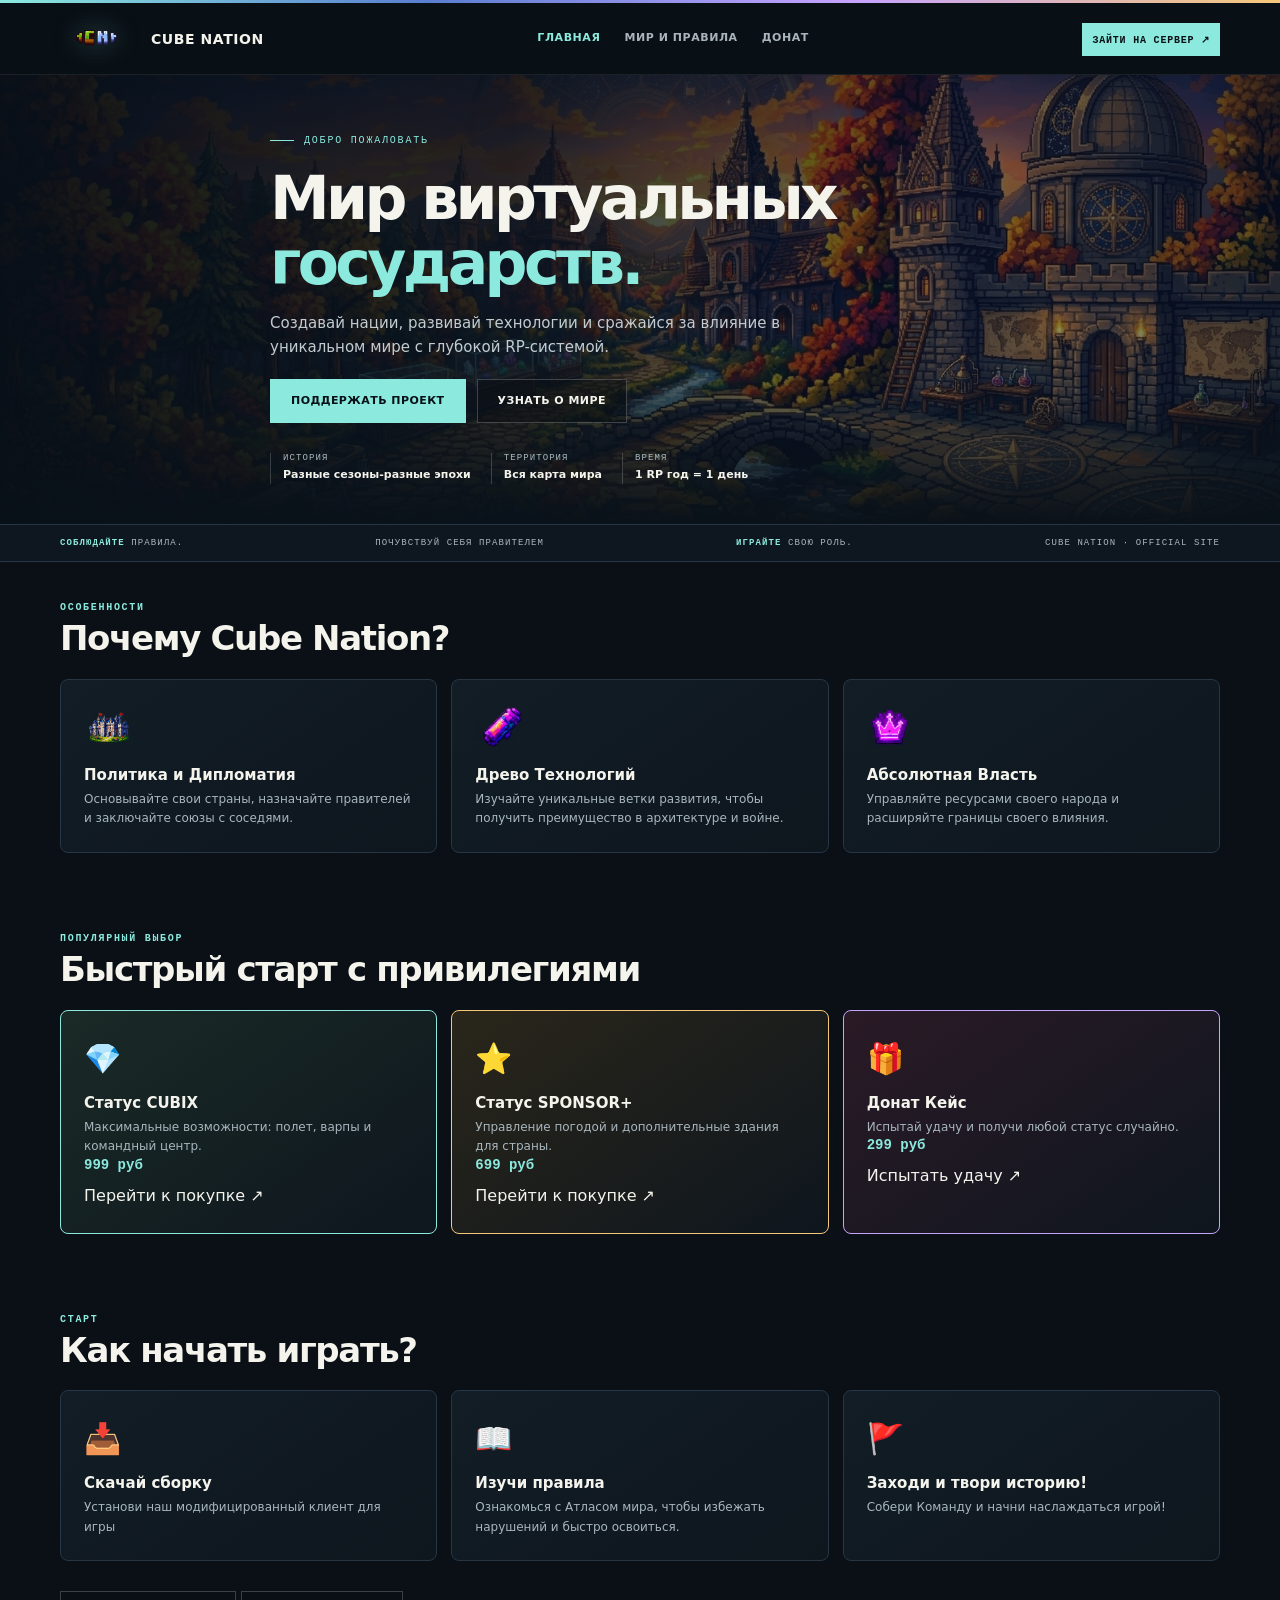
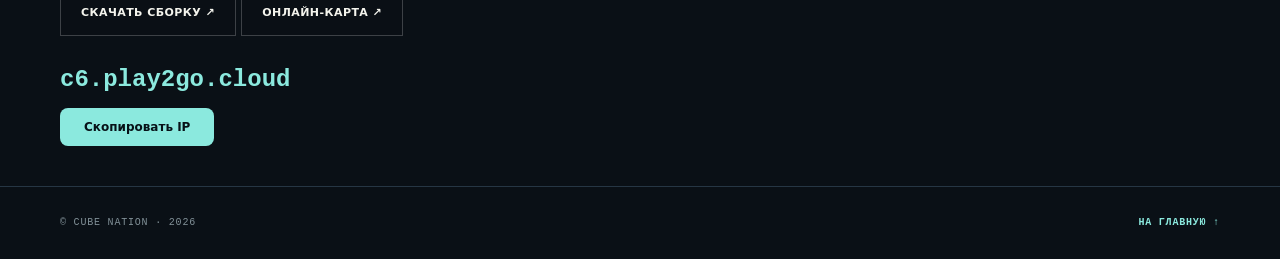
<file: index.html>
<!DOCTYPE html>
<html lang="ru">
<head>
    <meta charset="UTF-8">
    <meta name="viewport" content="width=device-width, initial-scale=1.0">
    <title>Cube Nation — Главная</title>
    <link rel="stylesheet" href="site.css">
</head>
<body class="home-page">
    <div class="topline"></div>
    <header class="header">
        <div class="wrap nav">
            <a class="brand" href="index.html">
                <img class="brand-mark" src="assets/logo_gold.png" alt="">
                <span>CUBE NATION</span>
            </a>
            <nav class="navlinks">
                <a class="current" href="index.html">Главная</a>
                <a href="world.html">Мир и правила</a>
                <a href="donate.html">Донат</a>
            </nav>
            <div class="server-box">
            <a style="padding-top: 12px;" class="nav-cta" href="#start">Зайти на сервер ↗</a>
        </div>
    </header>

    <section class="hero">
        <div class="hero-bg">
            <img src="assets/bg_main.png" alt="Main Background">
        </div>
        <div class="wrap hero-content">
            <div class="eyebrow">Добро пожаловать</div>
            <h1>Мир виртуальных<br><em>государств.</em></h1>
            <p>Создавай нации, развивай технологии и сражайся за влияние в уникальном мире с глубокой RP-системой.</p>
            <div class="actions">
                <a class="btn primary" href="donate.html">Поддержать проект</a>
                <a class="btn" href="world.html">Узнать о мире</a>
            </div>
            <div class="hero-meta">
                <div class="meta"><small>История</small><b>Разные сезоны-разные эпохи</b></div>
                <div class="meta"><small>Территория</small><b>Вся карта мира</b></div>
                <div class="meta"><small>Время</small><b>1 RP год = 1 день</b></div>
            </div>
        </div>
    </section>

    <div class="ticker">
        <div class="wrap">
            <span><strong>Соблюдайте</strong> правила.</span>
            <span>Почувствуй себя правителем</span>
            <span><strong>Играйте</strong> свою роль.</span>
            <span>Cube Nation · Official Site</span>
        </div>
    </div>


    <section class="section">
        <div class="wrap">
            <div class="section-head">
                <div>
                    <div class="section-kicker">Особенности</div>
                    <h2>Почему Cube Nation?</h2>
                </div>
            </div>
            <div class="feature-grid">
                <a class="feature" href="world.html">
                    <img src="assets/castle_icon.png" alt="">
                    <h3>Политика и Дипломатия</h3>
                    <p>Основывайте свои страны, назначайте правителей и заключайте союзы с соседями.</p>
                </a>
                <a class="feature" href="world.html">
                    <img src="assets/scroll_icon.png" alt="">
                    <h3>Древо Технологий</h3>
                    <p>Изучайте уникальные ветки развития, чтобы получить преимущество в архитектуре и войне.</p>
                </a>
                <a class="feature" href="world.html">
                    <img src="assets/crown_icon.png" alt="">
                    <h3>Абсолютная Власть</h3>
                    <p>Управляйте ресурсами своего народа и расширяйте границы своего влияния.</p>
                </a>
            </div>
        </div>
    </section>
    
    <section class="section">
        <div class="wrap">
    <div class="section-head">
                <div>
                    <div class="section-kicker">Популярный выбор</div>
                    <h2>Быстрый старт с привилегиями</h2>
                </div>
            </div>
            <div class="feature-grid">
                <a class="feature" href="donate.html#tiers" style="border-color: var(--cyan); background: linear-gradient(145deg, #1a2a26, #0e161e);">
                    <div class="emoji" style="font-size: 30px; margin-bottom: 10px;">💎</div>
                    <h3>Статус CUBIX</h3>
                    <p>Максимальные возможности: полет, варпы и командный центр.</p>
                    <div class="case-price" style="margin-bottom: 10px;">999 руб</div>
                    <span class="text-link">Перейти к покупке ↗</span>
                </a>
                <a class="feature" href="donate.html#tiers" style="border-color: var(--gold); background: linear-gradient(145deg, #2a261a, #0e161e);">
                    <div class="emoji" style="font-size: 30px; margin-bottom: 10px;">⭐</div>
                    <h3>Статус SPONSOR+</h3>
                    <p>Управление погодой и дополнительные здания для страны.</p>
                    <div class="case-price" style="margin-bottom: 10px;">699 руб</div>
                    <span class="text-link">Перейти к покупке ↗</span>
                </a>
                <a class="feature" href="donate.html#cases" style="border-color: var(--violet); background: linear-gradient(145deg, #2a1a26, #0e161e);">
                    <div class="emoji" style="font-size: 30px; margin-bottom: 10px;">🎁</div>
                    <h3>Донат Кейс</h3>
                    <p>Испытай удачу и получи любой статус случайно.</p>
                    <div class="case-price" style="margin-bottom: 10px;">299 руб</div>
                    <span class="text-link">Испытать удачу ↗</span>
                </a>
            </div>
        </div>
    </section>

    <section class="section">
        <div class="wrap">
            <div class="section-head">
                <div>
                    <div class="section-kicker">Старт</div>
                    <h2>Как начать играть?</h2>
                </div>
            </div>
            <div class="feature-grid">
                <div class="feature">
                    <a href="https://drive.google.com/file/d/16yOGEulPCULfH17jDnZ9B8iI1DKSP0wI/view">
                    <div class="emoji" style="font-size: 30px; margin-bottom: 10px;">📥</div>
                    <h3>Скачай сборку</h3>
                    <p>Установи наш модифицированный клиент для игры</p></a>
                </div>
                <div class="feature">
                    <a href="world.html">
                    <div class="emoji" style="font-size: 30px; margin-bottom: 10px;">📖</div>
                    <h3>Изучи правила</h3>
                    <p>Ознакомься с Атласом мира, чтобы избежать нарушений и быстро освоиться.</p>
                </div></a>
                <div class="feature">
                    <div class="emoji" style="font-size: 30px; margin-bottom: 10px;">🚩</div>
                    <h3>Заходи и твори историю!</h3>
                    <p>Собери Команду и начни наслаждаться игрой!</p>
                </div>
            </div>

            <div style="margin-top: 30px;" class="link-row" id="start">
                    <a class="btn" href="https://drive.google.com/file/d/16yOGEulPCULfH17jDnZ9B8iI1DKSP0wI/view?usp=drive_link" target="_blank" rel="noreferrer">Скачать сборку ↗</a>
                    <a class="btn" href="http://c6.play2go.cloud:20552/" target="_blank" rel="noreferrer">Онлайн-карта ↗</a>
                    <div style="margin-top: 30px;" class="server-ip">c6.play2go.cloud</div>
                        <button style="margin-top: 10px;" class="copy" data-copy-ip>Скопировать IP</button>
                    </div>
                </div>
        </div>
    </section>

    <footer class="footer">
        <div class="wrap">
            <span>© CUBE NATION · 2026</span>
            <a href="index.html">НА ГЛАВНУЮ ↑</a>
        </div>
    </footer>
     <script src="site.js"></script>
</body>
</html>
</file>
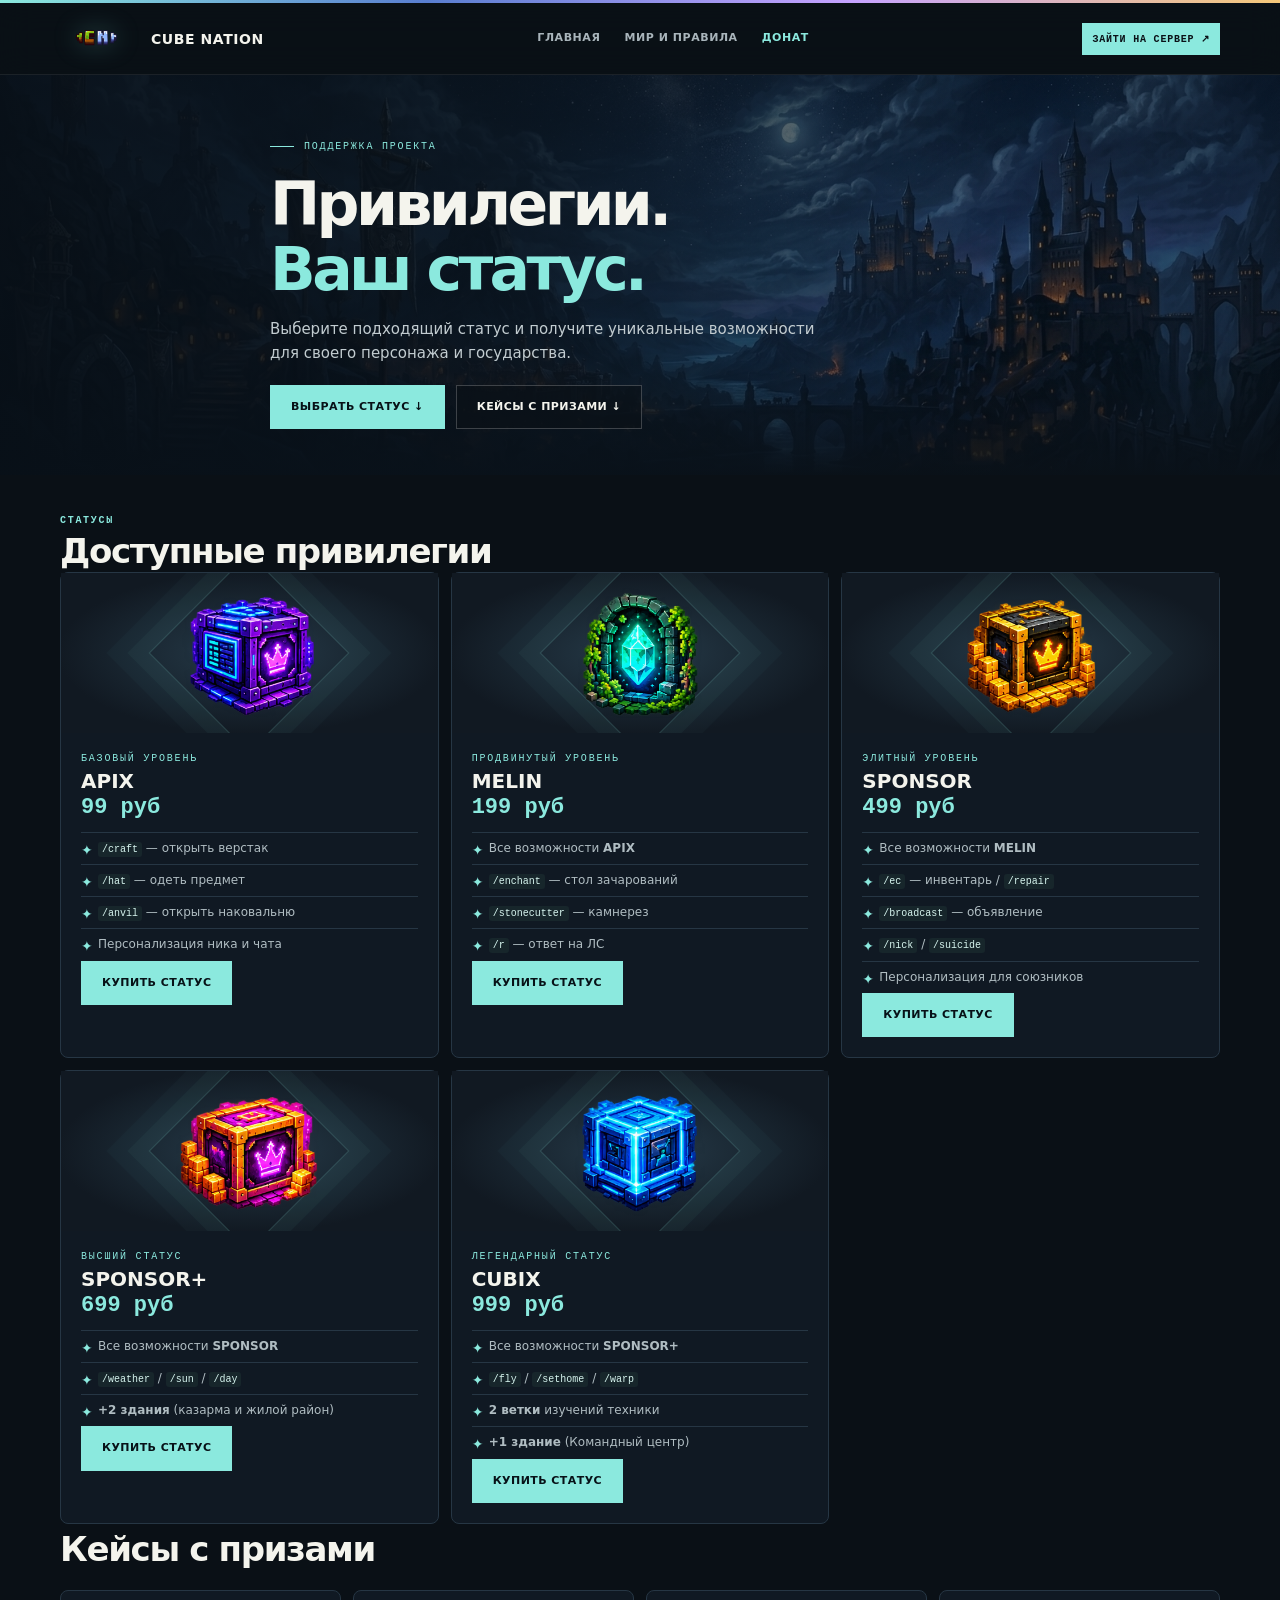
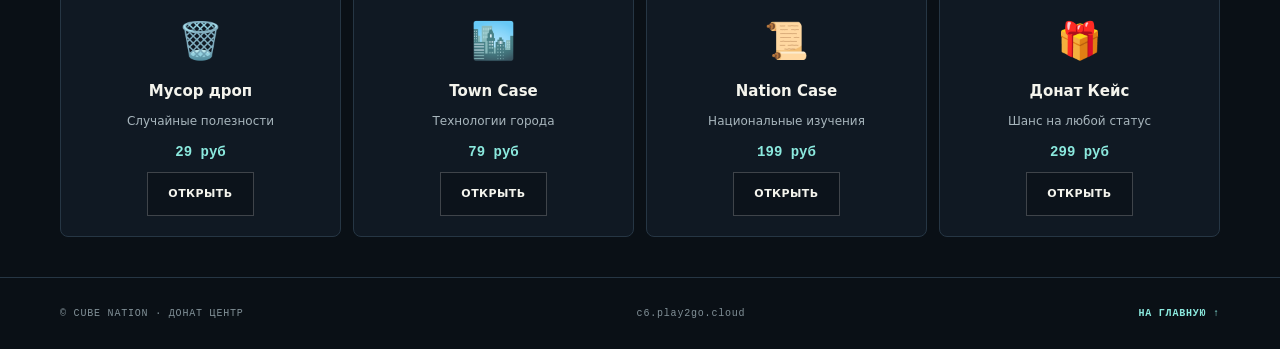
<file: donate.html>
<!DOCTYPE html>
<html lang="ru">
<head>
    <meta charset="UTF-8">
    <meta name="viewport" content="width=device-width, initial-scale=1.0">
    <title>Донат — Cube Nation</title>
    <link rel="stylesheet" href="site.css">
</head>
<body class="donate-page">
    <div class="topline"></div>
    <header class="header">
        <div class="wrap nav">
            <a class="brand" href="index.html">
                <img class="brand-mark" src="assets/logo_gold.png" alt="">
                <span>CUBE NATION</span>
            </a>
            <nav class="navlinks">
                <a href="index.html">Главная</a>
                <a href="world.html">Мир и правила</a>
                <a class="current" href="donate.html">Донат</a>
            </nav>
            <a style="padding-top: 10px;" class="nav-cta" href="index.html#start">Зайти на сервер ↗</a>

        </div>
    </header>

    <section class="hero">
        <div class="hero-bg">
            <img src="assets/05_Background.png" alt="Background">
        </div>
        <div class="wrap hero-content">
            <div class="eyebrow">Поддержка проекта</div>
            <h1>Привилегии.<br><em>Ваш статус.</em></h1>
            <p>Выберите подходящий статус и получите уникальные возможности для своего персонажа и государства.</p>
            <div class="actions">
                <a class="btn primary" href="#tiers">Выбрать статус ↓</a>
                <a class="btn" href="#cases">Кейсы с призами ↓</a>
            </div>
        </div>
    </section>

    <section class="section" id="tiers">
        <div class="wrap">
            <div class="fkng-section-head">
                <div>
                    <div class="section-kicker">Статусы</div>
                    <h2>Доступные привилегии</h2>
                </div>
            </div>

            <div class="tiers">
                <div class="tier">
                    <div class="don-art">
                        <div class="don-index"></div>
                        <img src="assets/top_apix.png" alt="APIX">
                        <div class="don-art-title"></div>
                    </div>
                    <div class="don-info">
                        <div class="overline">Базовый уровень</div>
                        <h3>APIX</h3>
                        <div class="price">99 руб</div>
                        <ul>
                            <li><code>/craft</code> — открыть верстак</li>
                            <li><code>/hat</code> — одеть предмет</li>
                            <li><code>/anvil</code> — открыть наковальню</li>
                            <li>Персонализация ника и чата</li>
                        </ul>
                        <a class="btn primary pay-trigger">Купить статус</a>
                    </div>
                </div>

                <div class="tier">
                    <div class="don-art">
                        <div class="don-index"></div>
                        <img src="assets/top_melin.png" alt="MELIN">
                        <div class="don-art-title"></div>
                    </div>
                    <div class="don-info">
                        <div class="overline">Продвинутый уровень</div>
                        <h3>MELIN</h3>
                        <div class="price">199 руб</div>
                        <ul>
                            <li>Все возможности <b>APIX</b></li>
                            <li><code>/enchant</code> — стол зачарований</li>
                            <li><code>/stonecutter</code> — камнерез</li>
                            <li><code>/r</code> — ответ на ЛС</li>
                        </ul>
                        <a class="btn primary pay-trigger">Купить статус</a>
                    </div>
                </div>

                <div class="tier">
                    <div class="don-art">
                        <div class="don-index"></div>
                        <img src="assets/top_sponsor.png" alt="SPONSOR">
                        <div class="don-art-title"></div>
                    </div>
                    <div class="don-info">
                        <div class="overline">Элитный уровень</div>
                        <h3>SPONSOR</h3>
                        <div class="price">499 руб</div>
                        <ul>
                            <li>Все возможности <b>MELIN</b></li>
                            <li><code>/ec</code> — инвентарь / <code>/repair</code></li>
                            <li><code>/broadcast</code> — объявление</li>
                            <li><code>/nick</code> / <code>/suicide</code></li>
                            <li>Персонализация для союзников</li>
                        </ul>
                        <a class="btn primary pay-trigger">Купить статус</a>
                    </div>
                </div>

                <div class="tier">
                    <div class="don-art">
                        <div class="don-index"></div>
                        <img src="assets/top_sponsor_plus.png" alt="SPONSOR+">
                        <div class="don-art-title"></div>
                    </div>
                    <div class="don-info">
                        <div class="overline">Высший статус</div>
                        <h3>SPONSOR+</h3>
                        <div class="price">699 руб</div>
                        <ul>
                            <li>Все возможности <b>SPONSOR</b></li>
                            <li><code>/weather</code> / <code>/sun</code> / <code>/day</code></li>
                            <li><b>+2 здания</b> (казарма и жилой район)</li>
                        </ul>
                        <a class="btn primary pay-trigger">Купить статус</a>
                    </div>
                </div>

                <div class="tier">
                    <div class="don-art">
                        <div class="don-index"></div>
                        <img src="assets/top_cubix.png" alt="CUBIX">
                        <div class="don-art-title"></div>
                    </div>
                    <div class="don-info">
                        <div class="overline">Легендарный статус</div>
                        <h3>CUBIX</h3>
                        <div class="price">999 руб</div>
                        <ul>
                            <li>Все возможности <b>SPONSOR+</b></li>
                            <li><code>/fly</code> / <code>/sethome</code> / <code>/warp</code></li>
                            <li><b>2 ветки</b> изучений техники</li>
                            <li><b>+1 здание</b> (Командный центр)</li>
                        </ul>
                        <a class="btn primary pay-trigger">Купить статус</a>
                    </div>
                </div>
            </div>
        </div>

        <div class="wrap">
            <div class="section-head">
                <div id="cases">
                    <h2>Кейсы с призами</h2>
                </div>
            </div>
            <div class="case-grid">
                <div class="case-card">
                    <div class="emoji">🗑️</div>
                    <h3>Мусор дроп</h3>
                    <p>Случайные полезности</p>
                    <div class="case-price">29 руб</div>
                    <a class="btn pay-trigger">Открыть</a>
                </div>
                <div class="case-card">
                    <div class="emoji">🏙️</div>
                    <h3>Town Case</h3>
                    <p>Технологии города</p>
                    <div class="case-price">79 руб</div>
                    <a class="btn pay-trigger">Открыть</a>
                </div>
                <div class="case-card">
                    <div class="emoji">📜</div>
                    <h3>Nation Case</h3>
                    <p>Национальные изучения</p>
                    <div class="case-price">199 руб</div>
                    <a class="btn pay-trigger">Открыть</a>
                </div>
                <div class="case-card">
                    <div class="emoji">🎁</div>
                    <h3>Донат Кейс</h3>
                    <p>Шанс на любой статус</p>
                    <div class="case-price">299 руб</div>
                    <a class="btn pay-trigger">Открыть</a>
                </div>
            </div>
        </div>
    </section>
    <footer class="footer">
        <div class="wrap">
            <span>© CUBE NATION · ДОНАТ ЦЕНТР</span>
            <div class="server-ip">c6.play2go.cloud</div>
            <a href="index.html">НА ГЛАВНУЮ ↑</a>
        </div>
    </footer>
    <script src="site.js"></script>
</body>
</html>
</file>
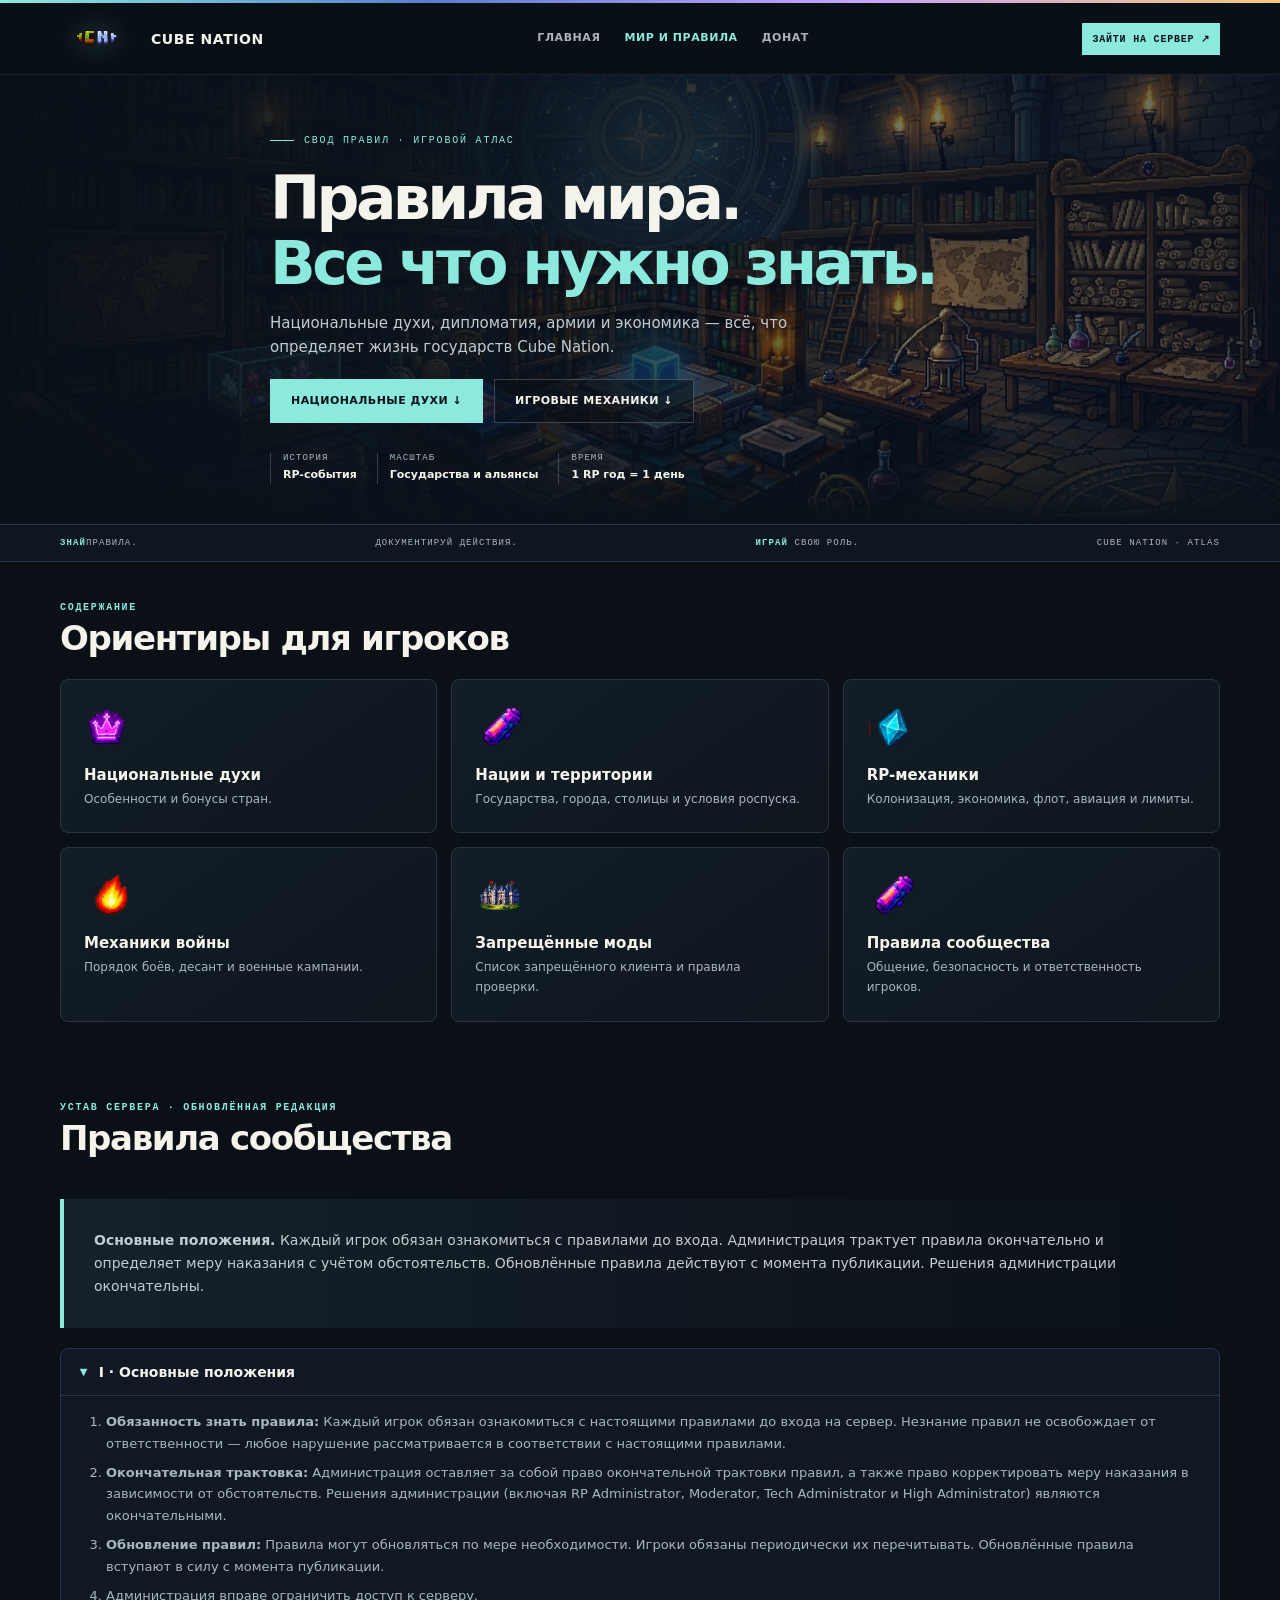
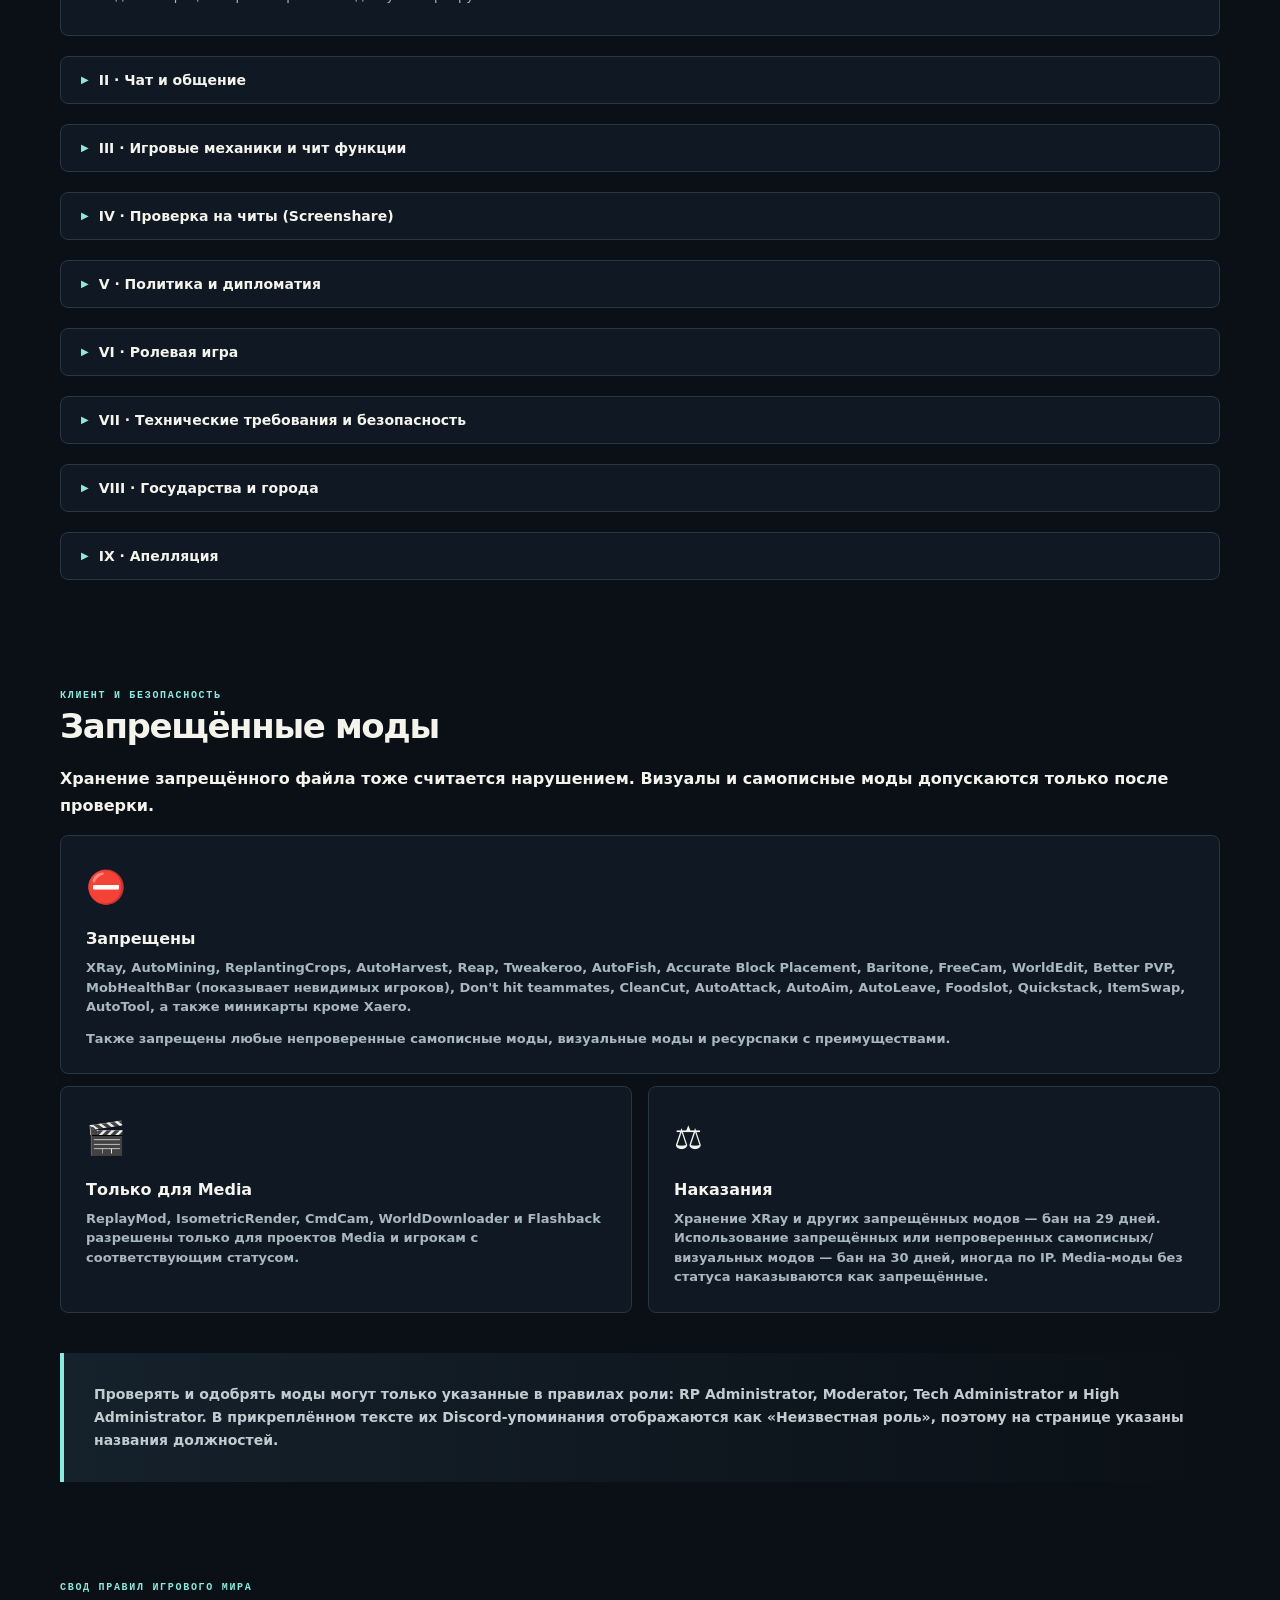
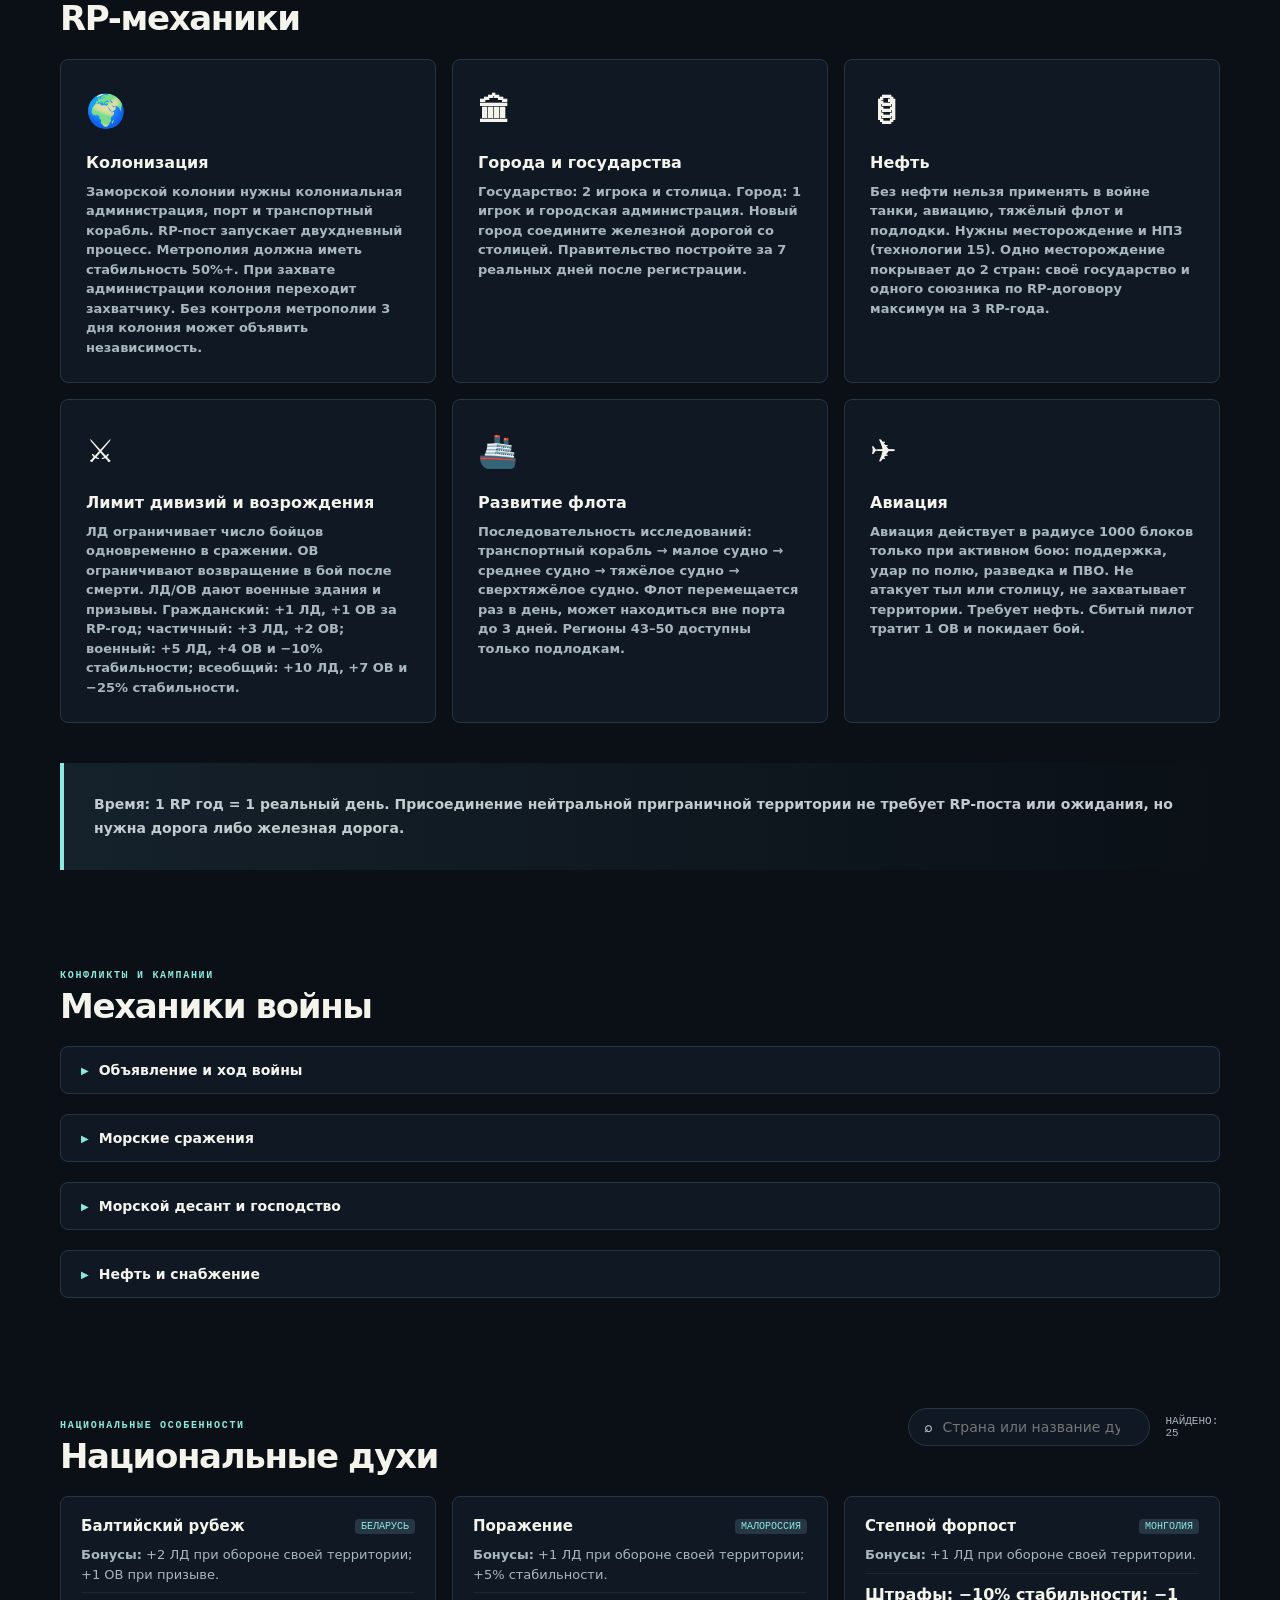
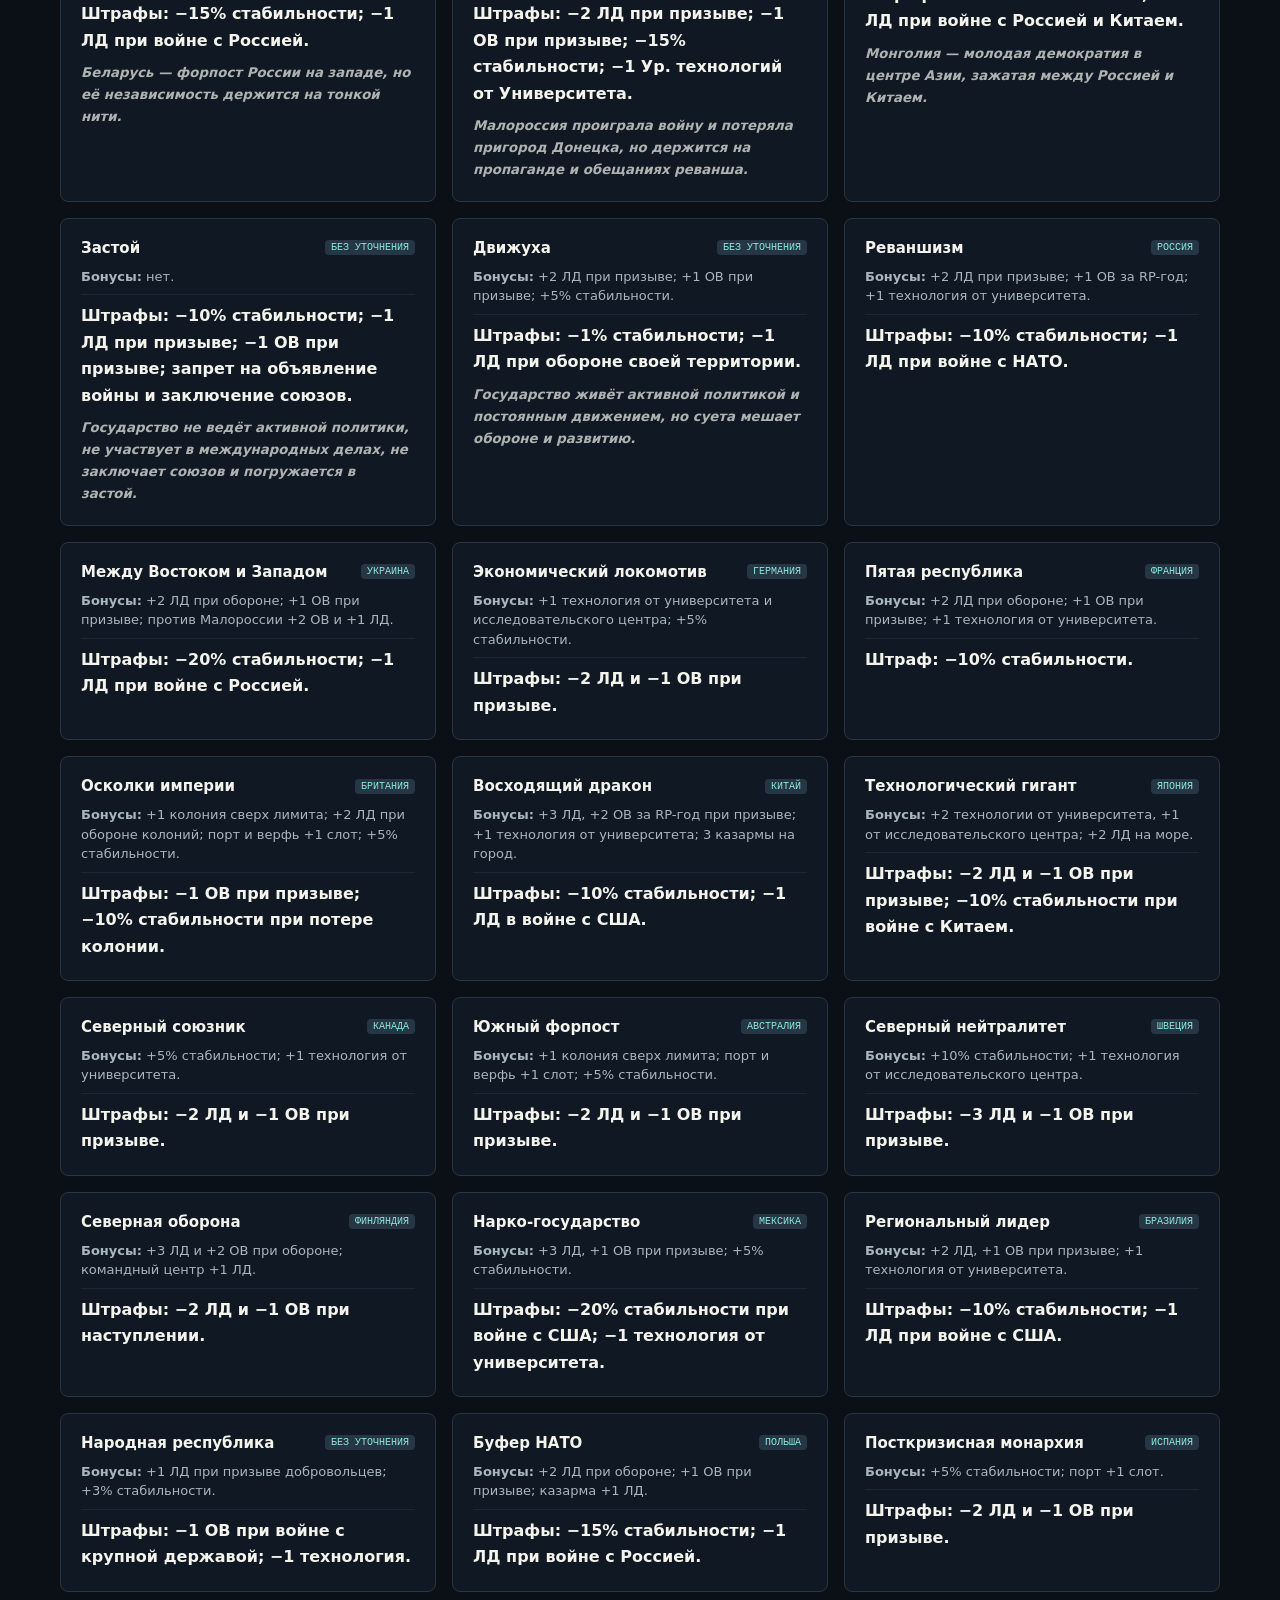
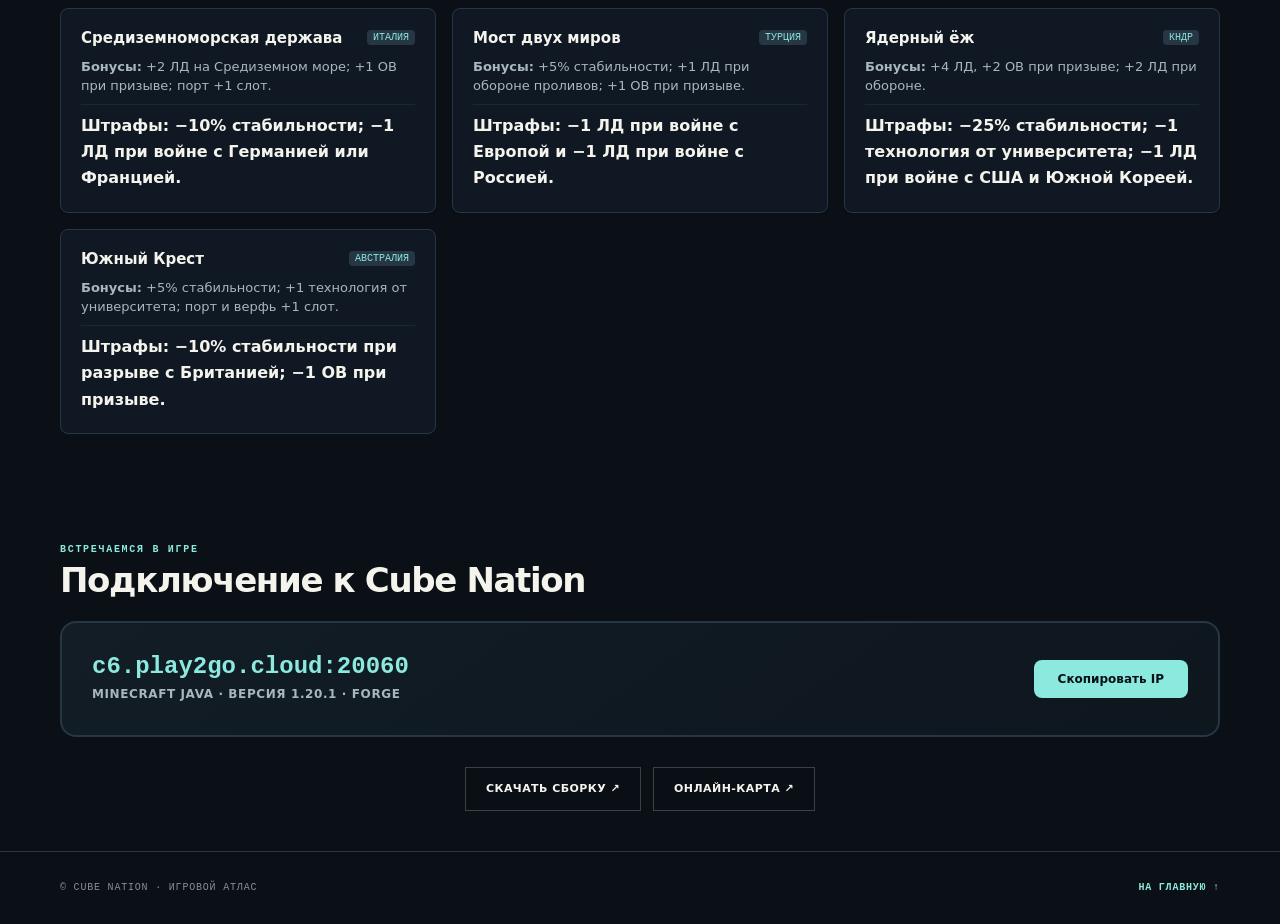
<file: world.html>
<!doctype html>
<html lang="ru">

<head>
<meta charset="utf-8">
<meta name="viewport" content="width=device-width,initial-scale=1">
<meta name="theme-color" content="#0a1016">
<meta name="description" content="Национальные духи, правила и игровые механики сервера Cube Nation.">
<title>Атлас мира — Cube Nation</title>


<link rel="stylesheet" href="site.css">

</head>

<body class="world-page">


    <div class="topline">
    </div>

    <header class="header">


        <div class="wrap nav">
            <a class="brand" href="index.html">
                <img class="brand-mark" src="assets/logo_gold.png" alt="">
                <span>CUBE NATION</span>
            </a>
            <nav class="navlinks" aria-label="Навигация">
                <a  href="index.html">Главная</a>
                <a class="current" href="world.html">Мир и правила</a>
                <a  href="donate.html">Донат</a>
            </nav>
            <a class="nav-cta" href="#join">Зайти на сервер ↗</a>
        </div>
    </header>
    <section class="hero">

        <div class="hero-bg">
            <img src="assets/bg_world.png" alt="" fetchpriority="high">
        </div>

        <div class="wrap hero-content">

            <div class="eyebrow">Свод правил · игровой атлас
                </div>
            <h1>Правила мира.<br>
                <em>Все что нужно знать.</em>
            </h1>
            <p>Национальные духи, дипломатия, армии и экономика — всё, что определяет жизнь государств Cube Nation.</p>

            <div class="actions">
                <a class="btn primary" href="#spirits">Национальные духи ↓</a>
                <a class="btn" href="#mechanics">Игровые механики ↓</a>
                </div>
                <div class="hero-meta">
                    <div class="meta">
                        <small>История</small>
                        <b>RP-события</b>
                    </div>
                <div class="meta">
                    <small>Масштаб</small>
                    <b>Государства и альянсы</b>
                    </div>
                <div class="meta">
                    <small>Время</small>
                    <b>1 RP год = 1 день</b>
                    </div>
                </div>
                </div></section>
                <div class="ticker">
                    <div class="wrap">
                        <span>
                            <strong>Знай</strong>правила.</span>
                            <span>
                            Документируй действия.</span>
                            <span>
                            <strong>Играй</strong> свою роль.</span>
                            <span>Cube Nation · Atlas
                        </span>
                    </div>
                </div>
                <section class="section">
                    <div class="wrap">
                        <div class="section-head">
                            <div>
                                <div class="section-kicker">Содержание
                                </div><h2>Ориентиры для игроков</h2>
                            </div>
                        </div>

                        <div class="feature-grid">
                            <a class="feature" href="#spirits">
                                <img src="assets/корона.png" alt="">
                                <h3>Национальные духи</h3>
                                <p>Особенности и бонусы стран.</p>
                            </a>
                            <a class="feature" href="#territories">
                                <img src="assets/магический_свиток.png" alt="">
                                <h3>Нации и территории</h3>
                                <p>Государства, города, столицы и условия роспуска.</p>
                            </a>
                            <a class="feature" href="#mechanics">
                                <img src="assets/голубой_кристалл.png" alt="">
                                <h3>RP-механики</h3>
                                <p>Колонизация, экономика, флот, авиация и лимиты.</p>
                            </a>
                            <a class="feature" href="#war">
                                <img src="assets/огонь.png" alt="">
                                <h3>Механики войны</h3><p>Порядок боёв, десант и военные кампании.</p>
                            </a>
                            <a class="feature" href="#mods">
                                <img src="assets/замок_иконка.png" alt="">
                                <h3>Запрещённые моды</h3>
                                <p>Список запрещённого клиента и правила проверки.</p>
                            </a>
                            <a class="feature" href="#rules">
                                <img src="assets/магический_свиток.png" alt="">
                                <h3>Правила сообщества</h3>
                                <p>Общение, безопасность и ответственность игроков.</p>
                            </a>
                        </div>

                    </div>
                </section>
            <main class="wrap" style="padding-bottom:30px">
            <section class="section" id="rules">

                <div class="section-head">

                    <div>

                        <div class="section-kicker">Устав сервера · обновлённая редакция

                        </div><h2>Правила сообщества</h2>

                    </div>

                </div>

                    <div class="notice">
                        <b>Основные положения.</b>
                        Каждый игрок обязан ознакомиться с правилами до входа. Администрация трактует правила окончательно и определяет меру наказания с учётом обстоятельств. Обновлённые правила действуют с момента публикации. Решения администрации окончательны.
                    </div>


            <div class="rules-grid">

                <details class="rule" open>
                    <summary>I · Основные положения</summary>

                    <div class="rule-body">
                        <ol>
                                <li><b>Обязанность знать правила:</b> Каждый игрок обязан ознакомиться с настоящими правилами до входа на сервер. Незнание правил не освобождает от ответственности — любое нарушение рассматривается в соответствии с настоящими правилами.
                                </li>
                                <li><b>Окончательная трактовка:</b> Администрация оставляет за собой право окончательной трактовки правил, а также право корректировать меру наказания в зависимости от обстоятельств. Решения администрации (включая RP Administrator, Moderator, Tech Administrator и High Administrator) являются окончательными.
                                </li>
                                <li><b>Обновление правил:</b> Правила могут обновляться по мере необходимости. Игроки обязаны периодически их перечитывать. Обновлённые правила вступают в силу с момента публикации.
                                </li>
                                <li>Администрация вправе ограничить доступ к серверу.
                                </li>
                                </ol>
                    </div>
                </details>
                <details class="rule"><summary>II · Чат и общение</summary>
                    <div class="rule-body">
                        <ul>
                        <li><b>Запрещается:</b> флуд, повторяющиеся одинаковые или бессмысленные сообщения; реклама, пропаганда других серверов или сообществ; личные оскорбления, дискриминационные высказывания, разжигание ненависти, чрезмерная грубость; выдавать себя за администрацию или других игроков; распространение личных данных других людей (включая настоящее имя, адрес, контакты); публикация политически чувствительного контента, религиозной розни или материалов, провоцирующих конфликты между группами.
                        </li>
                        <li><b>Принцип наказания:</b> В зависимости от тяжести — предупреждение, мут (Mute) или бан (Ban). За серьёзные нарушения (разжигание ненависти, доксинг) возможен немедленный перманентный бан.
                        </li>
                        </ul>
                    </div>
                </details>
                <details class="rule"><summary>III · Игровые механики и чит функции</summary>
                    <div class="rule-body">
                        <ul>
                            <li><b>Основные принципы:</b> любое стороннее ПО, моды, ресурспаки или аппаратные макросы, дающие игроку несправедливое преимущество, запрещены.</li>
                            <li><b>Хранение = нарушение:</b> наличие запрещённых модов в папке .minecraft/mods, в папке загрузок или в любом месте, доступном для проверки, при обнаружении — бан на 29 дней, независимо от того, использовались ли они.</li>
                            <li>Администрация вправе потребовать проверку клиента без предварительного уведомления.</li>
                        </ul>
                        <p><b>Запрещённые моды и ПО:</b> XRay, AutoMining, ReplantingCrops, AutoHarvest, Reap, Tweakeroo, AutoFish, Accurate Block Placement, Baritone, FreeCam, WorldEdit, Better PVP, MobHealthBar (показывает инвизников), Don't hit teammates, CleanCut, AutoAttack, AutoAim, AutoLeave, Foodslot, Quickstack, ItemSwap, AutoTool. Все миникарты, кроме Xaero, запрещены. Любые самописные моды до прохождения проверки считаются запрещёнными.</p>
                        <p><b>Визуальные моды (Visuals):</b> любые моды или ресурспаки, изменяющие визуальное отображение, обязаны пройти проверку администрацией. Использование без проверки приравнивается к использованию запрещённых модов.</p>
                        <p><b>Моды для Media:</b> ReplayMod, IsometricRender, CmdCam, WorldDownloader, Flashback разрешены только игрокам со статусом Media. Использование или хранение без этого статуса считается нарушением.</p>
                        <p><b>Права на проверку:</b> проверять и одобрять самописные и визуальные моды вправе только RP Administrator, Moderator, Tech Administrator и High Administrator.</p>
                        <div class="notice" style="margin-top:15px; font-size:12px;">
                            <b>Меры наказания:</b><br>
                            Хранение запрещённых модов — бан на 29 дней.<br>
                            Использование запрещённых / непроверенных модов — бан на 30 дней (возможен бан по IP).<br>
                            Использование Media-модов без статуса — как за запрещённые моды.
                        </div>
                        <p style="margin-top:10px; color:var(--cyan)"><b>Важно:</b> жители всех версий запрещены.</p>
                    </div>
                </details>
                <details class="rule"><summary>IV · Проверка на читы (Screenshare)</summary>
                    <div class="rule-body">
                        <p><b>Право на проверку:</b> Администрация вправе в любой момент потребовать проверку клиента/компа (Screenshare) у подозрительного игрока. Отказ от проверки, выход во время проверки или умышленное затягивание приравнивается к признанию нарушения и карается баном.</p>
                        <p><b>Разрешённые программы:</b> Администрация может потребовать использовать AnyDesk, Echo, Nyx, Axiom и др. инструменты. <b style="color:var(--cyan)">Игрок ОБЯЗАН скачать AnyDesk и все требуемые программы; отказ считается отказом от проверки.</b></p>
                        <p><b>Область проверки:</b> Включает папку .minecraft (mods, versions, resourcepacks, shaderpacks), системные временные папки, загрузки, корзину, историю файлов, процессы и автозагрузку.</p>
                        <p><b>Результат проверки:</b> Обнаружение запрещённых модов или следов читов карается по правилу 3.6.</p>
                        <p style="margin-top:10px; font-style:italic; font-size:12px;">Примечание: Моды, не указанные в правилах, не считаются автоматически разрешёнными. Перед использованием проконсультируйтесь с администраторами из п. 3.5.</p>
                    </div>
                </details>
                <details class="rule"><summary>V · Политика и дипломатия</summary>
                    <div class="rule-body">
                        <ul>
                            <li><b>Дипломатия:</b> Все действия между признанными государствами должны быть публично оформлены в канале «геополитика». Юридическую силу имеют только документы, подписанные Главой государства или МИДом.</li>
                            <li><b>Объявление войны:</b> Требует веской публичной РП-причины. Войну можно объявить стране, в которой онлайн не менее 2 игроков.</li>
                            <li><b>Манифест:</b> Перед войной обязателен РП-пост в «rp-посты» с претензиями, целями и обращением. Поощряется создание пропаганды.</li>
                            <li><b>Завершение войны:</strong> Заканчивается Мирным договором (белый мир, отторжение территорий, контрибуция, вассалитет или аннексия). Аннексия требует оккупации всех основных поселений и одобрения Администрации.</li>
                            <li><b>Санкции:</strong> Администрация может наложить дипломатическую изоляцию или создать коалицию для сдерживания агрессора.</li>
                        </ul>
                    </div>
                </details>
                <details class="rule"><summary>VI · Ролевая игра</summary>
                    <div class="rule-body">
                        <ul>
                            <li>Соблюдайте роль; выход из роли без причины и метагейминг запрещены.</li>
                            <li>Действия должны быть логичными и уважительными.</li>
                            <li>Запрещено использование техники не по назначению (например, монтировка во время войн).</li>
                            <li>Любое действие с ресурсами или постройками должно иметь материальное подтверждение (скриншоты до/после). Голословные заявления не имеют силы.</li>
                            <li>Администрация вправе запросить подтверждение в любой момент; отказ аннулирует действие.</li>
                        </ul>
                    </div>
                </details>
                <details class="rule"><summary>VII · Технические требования и безопасность</summary>
                    <div class="rule-body">
                        <ul>
                            <li>Запрещено использовать чужие аккаунты, создавать дубликаты для обхода наказаний или создавать вторые/третьи аккаунты.</li>
                            <li>Не распространяйте вирусы и вредоносные файлы.</li>
                            <li>Соблюдайте защиту личных данных. При проблемах обращайтесь к администрации.</li>
                        </ul>
                    </div>
                </details>
                <details class="rule" id="territories"><summary>VIII · Государства и города</summary>
                    <div class="rule-body">
                        <ul>
                            <li>Названия должны иметь исторические, географические или политические соответствия.</li>
                            <li><b>Ликвидация:</b> Добровольный роспуск (по решению руководства/большинства), распад из-за неактивности (менее 2 игроков за 7 дней) или условия Мирного договора.</li>
                        </ul>
                    </div>
                </details>
                <details class="rule"><summary>IX · Апелляция</summary>
                    <div class="rule-body">
                        <ul>
                            <li><b>Суть:</b> Апелляция — это официальный запрос на пересмотр наказания. Подача не приостанавливает действие наказания.</li>
                            <li><b>Сроки:</b> Подаётся не чаще одного раза в неделю. Апелляция без новых доводов или поданная раньше срока отклоняется без рассмотрения.</li>
                            <li><b>Форма:</b> Ник, тип/срок наказания, администратор, дата, причина, суть несогласия, доказательства и подтверждение ознакомления с правилами.</li>
                            <li><b>Важно:</b> При подаче апелляции <b style="color:var(--cyan)">обязательно должны быть откаты (записи экрана)</b>; без них апелляция не принимается.</li>
                            <li><b>Процесс:</b> Срок рассмотрения до 7 дней. Ложные сведения или давление на администрацию ведут к ужесточению наказания, вплоть до перманентного бана.</li>
                        </ul>
                    </div>
                </details>
            </div></section>
            <section class="section" id="mods">
                <div class="section-head">
                <div>
                <div class="section-kicker">Клиент и безопасность
                </div><h2>Запрещённые моды</h2>
                </div>
                </div>

                <p class="section-intro">Хранение запрещённого файла тоже считается нарушением. Визуалы и самописные моды допускаются только после проверки.</p>


                <div class="card" style="margin-top:14px">
                    <div class="icon">⛔
                    </div>
                    <h3>Запрещены</h3>
                    <p>XRay, AutoMining, ReplantingCrops, AutoHarvest, Reap, Tweakeroo, AutoFish, Accurate Block Placement, Baritone, FreeCam, WorldEdit, Better PVP, MobHealthBar (показывает невидимых игроков), Don't hit teammates, CleanCut, AutoAttack, AutoAim, AutoLeave, Foodslot, Quickstack, ItemSwap, AutoTool, а также миникарты кроме Xaero.</p>
                    <p style="margin-top:12px">
                        Также запрещены любые непроверенные самописные моды, визуальные моды и ресурспаки с преимуществами.</p>
                </div>


                <div class="cards" style="margin-top:12px"><article class="card">
                    <div class="icon">🎬
                    </div>
                    <h3>Только для Media</h3>
                    <p>ReplayMod, IsometricRender, CmdCam, WorldDownloader и Flashback разрешены только для проектов Media и игрокам с соответствующим статусом.</p></article><article class="card">
                    <div class="icon">⚖
                    </div>
                    <h3>Наказания</h3>
                    <p>Хранение XRay и других запрещённых модов — бан на 29 дней. Использование запрещённых или непроверенных самописных/визуальных модов — бан на 30 дней, иногда по IP. Media-моды без статуса наказываются как запрещённые.</p>
                </article>
                </div>


                <div class="notice">
                    <b>Проверять и одобрять моды</b>
                    могут только указанные в правилах роли: RP Administrator, Moderator, Tech Administrator и High Administrator. В прикреплённом тексте их Discord-упоминания отображаются как «Неизвестная роль», поэтому на странице указаны названия должностей.
                </div>
            </section>
         <section class="section" id="mechanics">
            <div class="section-head">

                    <div>

                    <div class="section-kicker">Свод правил игрового мира

                </div>
                <h2>RP-механики</h2>

            </div>
                </div>


                <div class="cards">

                    <article class="card">
                        <div class="icon">🌍
                        </div>
                        <h3>Колонизация</h3>
                        <p>Заморской колонии нужны колониальная администрация, порт и транспортный корабль. RP-пост запускает двухдневный процесс. Метрополия должна иметь стабильность 50%+. При захвате администрации колония переходит захватчику. Без контроля метрополии 3 дня колония может объявить независимость.</p>
                    </article>

                    <article class="card">
                        <div class="icon">🏛
                        </div>
                        <h3>Города и государства</h3>
                        <p>Государство: 2 игрока и столица. Город: 1 игрок и городская администрация. Новый город соедините железной дорогой со столицей. Правительство постройте за 7 реальных дней после регистрации.</p>
                    </article>

                    <article class="card">
                        <div class="icon">🛢
                        </div><h3>Нефть</h3><p>Без нефти нельзя применять в войне танки, авиацию, тяжёлый флот и подлодки. Нужны месторождение и НПЗ (технологии 15). Одно месторождение покрывает до 2 стран: своё государство и одного союзника по RP-договору максимум на 3 RP-года.</p>
                    </article>

                    <article class="card">
                        <div class="icon">⚔
                        </div>
                        <h3>Лимит дивизий и возрождения</h3>
                        <p>ЛД ограничивает число бойцов одновременно в сражении. ОВ ограничивают возвращение в бой после смерти. ЛД/ОВ дают военные здания и призывы. Гражданский: +1 ЛД, +1 ОВ за RP-год; частичный: +3 ЛД, +2 ОВ; военный: +5 ЛД, +4 ОВ и −10% стабильности; всеобщий: +10 ЛД, +7 ОВ и −25% стабильности.</p>
                    </article>

                    <article class="card">
                        <div class="icon">🚢
                        </div>
                        <h3>Развитие флота</h3>
                        <p>Последовательность исследований: транспортный корабль → малое судно → среднее судно → тяжёлое судно → сверхтяжёлое судно. Флот перемещается раз в день, может находиться вне порта до 3 дней. Регионы 43–50 доступны только подлодкам.</p>
                    </article>

                    <article class="card">
                        <div class="icon">✈
                        </div>
                        <h3>Авиация</h3>
                        <p>Авиация действует в радиусе 1000 блоков только при активном бою: поддержка, удар по полю, разведка и ПВО. Не атакует тыл или столицу, не захватывает территории. Требует нефть. Сбитый пилот тратит 1 ОВ и покидает бой.</p>
                    </article>


                </div>


                <div class="notice">
                    <b>Время: </b> 1 RP год = 1 реальный день. Присоединение нейтральной приграничной территории не требует RP-поста или ожидания, но нужна дорога либо железная дорога.
                    </div>
            </section>
            <section class="section" id="war">
                <div class="section-head">
                <div>
                <div class="section-kicker">Конфликты и кампании
                </div><h2>Механики войны</h2>
                </div>
                </div>


                <div class="rules-grid">

                    <details class="rule"><summary>Объявление и ход войны</summary>
                        <div class="rule-body"><ul>

                            <li>Объявите войну в «Мировых новостях» или RP-постом. Укажите противника, цель войны и срок ультиматума, если он есть.

                            </li>

                            <li>Сухопутная битва разыгрывается по регионам: граница → поле/город → продвижение или конец войны. Пустой регион считается полем.

                            </li>

                            <li>Перед ходом командиры указывают наступление или оборону и направление. Нельзя пересекать воду без моста; переправа должна быть шириной минимум 5 блоков и длиной не более 25.

                            </li>

                            <li>Для штурма столицы сначала оккупируйте все соседние регионы. Неисследованную технику использовать запрещено.

                            </li>

                            <li>Поражение засчитывается при потере столицы, потере всех ОВ или нарушении RP/правил сервера.

                            </li>

                        </ul>
                         </div>
                    </details>

                    <details class="rule">
                        <summary>Морские сражения</summary>
                        <div class="rule-body"><ul>
                        <li>Для боя составляется карта и расставляются корабли. Подлодки начинают скрытно.
                        </li>
                        <li>В нейтральном регионе первую сторону выбирает случай; при захвате чужого региона первой атакует наступающая сторона.
                        </li>
                        <li>Атакующий выбирает цели, попадания распределяются случайно. Сражение идёт по очереди, пока сторона не потеряет корабли, не отступит или не исчерпает ОС.
                        </li>
                        <li>Залп одного орудия стоит 1 ОС; торпеда — 3 ОС; глубинные бомбы — 2 ОС. Вывод корабля стоит его цену +2 ОС; ввод из соседнего региона — цену +1 ОС.
                        </li>
                        <li>Цена корабля: малое судно 2 ОС, среднее 5, тяжёлое 7, сверхтяжёлое 15, подлодка 25.
                        </li>
                        <li>Подлодка имеет 6 торпедных аппаратов. Попадание торпеды уничтожает корабль, кроме сверхтяжёлого (нужно 2 попадания). Среднее судно с глубинными бомбами может обнаружить подлодку.
                        </li>
                        <li>После боя повреждённые корабли уходят на ремонт: 1 реальный день на клетку. Во время ремонта в сражениях не участвуют.
                        </li>
                    </ul>
                     </div></details>

                    <details class="rule"><summary>Морской десант и господство</summary>
                        <div class="rule-body">

                            <ul>
                                <li>Десант возможен только во время официальной войны и при отсутствии вражеских боевых кораблей на водном маршруте.
                                </li>
                                <li>Дивизии перевозят только транспортные корабли: до 3 дивизий на корабль. Подайте RP-пост с маршрутом и составом десанта.
                                </li>
                                <li>Переход между соседними водными регионами занимает 1 реальный день. После прибытия десант может сразу вступить в бой.
                                </li>
                                <li>Противник может перехватить конвой, если подаст RP-пост морского боя в течение часа после объявления высадки. Потеря транспортного корабля означает потерю дивизий на борту.
                                </li>
                                <li>Победа в морском бою даёт контроль над регионом и право высаживаться в прибрежные регионы противника. Проигравшая сторона теряет возможность десанта через этот регион.
                                </li>
                            </ul>
                         </div>
                    </details>

                    <details class="rule">
                        <summary>Нефть и снабжение</summary>
                        <div class="rule-body">
                            <ul>
                                <li>Нефть нужна для танков, авиации, тяжёлых и сверхтяжёлых судов и подлодок. Без месторождения или НПЗ тяжёлая техника не применяется в войне.
                                </li>
                                <li>Месторождение занимает 1×1 чанк, строится на метке онлайн-карты; нужны вышка, склад и подъездной путь. Одного месторождения хватает двум странам.
                                </li>
                                <li>НПЗ строится в городе, занимает 2×1 чанка, требует месторождение, резервуары, трубы и охраняемый периметр; уровень технологий 15.
                                </li>
                                <li>Месторождение даёт 2 экспортных слота: 1 остаётся стране, 1 можно передать союзнику по RP-посту максимум на 3 RP-года.
                                </li>
                                <li>Уничтоженный НПЗ или захваченное месторождение выводят тяжёлую технику из войны до восстановления/освобождения.
                                </li>
                            </ul>
                        </div>
                    </details>
                </div>
            </section>
                <section class="section" id="spirits">
                    <div class="section-head">
                        <div>
                            <div class="section-kicker">Национальные особенности
                                </div>
                            <h2>Национальные духи</h2>
                        </div>
                        <div class="spirit-search-tools">
                            <label class="spirit-search-box">
                                <span aria-hidden="true">⌕</span>
                                <input class="search" id="spiritSearch" type="search" placeholder="Страна или название духа" aria-label="Поиск по национальным духам" autocomplete="off">
                            </label>
                    <span class="spirit-count" id="spiritCount" aria-live="polite">
                </span>

            </div>

        </div>

        <div class="spirits" id="spiritList">
                        <article class="spirit">
                            <div class="spirit-top"><h3>Балтийский рубеж</h3><span class="country">Беларусь</span>
                            </div>
                            <p>
                                <strong>Бонусы:</strong> +2 ЛД при обороне своей территории; +1 ОВ при призыве.
                                <br><hr style="border:0; border-top:1px solid var(--line); margin:8px 0; opacity:0.5;">
                                <strong>Штрафы:</strong> −15% стабильности; −1 ЛД при войне с Россией.
                                <br><small style="display:block; margin-top:8px; opacity:0.7; font-style:italic;">Беларусь — форпост России на западе, но её независимость держится на тонкой нити.</small></p>
                        </article>
                        <article class="spirit">
                            <div class="spirit-top"><h3>Поражение</h3><span class="country">Малороссия</span>
                            </div>
                            <p>
                                <strong>Бонусы:</strong> +1 ЛД при обороне своей территории; +5% стабильности.
                                <br><hr style="border:0; border-top:1px solid var(--line); margin:8px 0; opacity:0.5;">
                                <strong>Штрафы:</strong> −2 ЛД при призыве; −1 ОВ при призыве; −15% стабильности; −1 Ур. технологий от Университета.
                                <br><small style="display:block; margin-top:8px; opacity:0.7; font-style:italic;">Малороссия проиграла войну и потеряла пригород Донецка, но держится на пропаганде и обещаниях реванша.</small></p>
                        </article>
                        <article class="spirit">
                            <div class="spirit-top"><h3>Степной форпост</h3><span class="country">Монголия</span>
                            </div>
                            <p>
                                <strong>Бонусы:</strong> +1 ЛД при обороне своей территории.
                                <br><hr style="border:0; border-top:1px solid var(--line); margin:8px 0; opacity:0.5;">
                                <strong>Штрафы:</strong> −10% стабильности; −1 ЛД при войне с Россией и Китаем.
                                <br><small style="display:block; margin-top:8px; opacity:0.7; font-style:italic;">Монголия — молодая демократия в центре Азии, зажатая между Россией и Китаем.</small></p>
                        </article>
                        <article class="spirit">
                            <div class="spirit-top"><h3>Застой</h3><span class="country">Без уточнения</span>
                            </div>
                            <p>
                                <strong>Бонусы:</strong> нет.
                                <br><hr style="border:0; border-top:1px solid var(--line); margin:8px 0; opacity:0.5;">
                                <strong>Штрафы:</strong> −10% стабильности; −1 ЛД при призыве; −1 ОВ при призыве; запрет на объявление войны и заключение союзов.
                                <br><small style="display:block; margin-top:8px; opacity:0.7; font-style:italic;">Государство не ведёт активной политики, не участвует в международных делах, не заключает союзов и погружается в застой.</small></p>
                        </article>
                        <article class="spirit">
                            <div class="spirit-top"><h3>Движуха</h3><span class="country">Без уточнения</span>
                            </div>
                            <p>
                                <strong>Бонусы:</strong> +2 ЛД при призыве; +1 ОВ при призыве; +5% стабильности.
                                <br><hr style="border:0; border-top:1px solid var(--line); margin:8px 0; opacity:0.5;">
                                <strong>Штрафы:</strong> −1% стабильности; −1 ЛД при обороне своей территории.
                                <br><small style="display:block; margin-top:8px; opacity:0.7; font-style:italic;">Государство живёт активной политикой и постоянным движением, но суета мешает обороне и развитию.</small></p>
                        </article>
                        <article class="spirit">
                            <div class="spirit-top">
                                <h3>Реваншизм</h3>
                                <span class="country">Россия</span>
                            </div>
                            <p>
                                <strong>Бонусы:</strong>
                                +2 ЛД при призыве; +1 ОВ за RP-год; +1 технология от университета.
                                <br><hr style="border:0; border-top:1px solid var(--line); margin:8px 0; opacity:0.5;">
                                <strong>Штрафы:</strong> −10% стабильности; −1 ЛД при войне с НАТО.</p>
                        </article>
                        <article class="spirit">
                            <div class="spirit-top">
                                <h3>Между Востоком и Западом</h3>
                                <span class="country">Украина</span>
                            </div>
                            <p>
                                <strong>Бонусы:</strong> +2 ЛД при обороне; +1 ОВ при призыве; против Малороссии +2 ОВ и +1 ЛД.
                                <br><hr style="border:0; border-top:1px solid var(--line); margin:8px 0; opacity:0.5;">
                                <strong>Штрафы:</strong> −20% стабильности; −1 ЛД при войне с Россией.</p>
                        </article>
                        <article class="spirit">
                            <div class="spirit-top">
                                <h3>Экономический локомотив</h3>
                                <span class="country">Германия</span>
                            </div>
                            <p>
                                <strong>Бонусы:</strong> +1 технология от университета и исследовательского центра; +5% стабильности.
                                <br><hr style="border:0; border-top:1px solid var(--line); margin:8px 0; opacity:0.5;">
                                <strong>Штрафы:</strong> −2 ЛД и −1 ОВ при призыве.</p>
                        </article>
                        <article class="spirit">
                            <div class="spirit-top">
                                <h3>Пятая республика</h3>
                                <span class="country">Франция</span>
                            </div>
                            <p>
                                <strong>Бонусы:</strong> +2 ЛД при обороне; +1 ОВ при призыве; +1 технология от университета.
                                <br><hr style="border:0; border-top:1px solid var(--line); margin:8px 0; opacity:0.5;">
                                <strong>Штраф:</strong> −10% стабильности.</p>
                        </article>
                        <article class="spirit">
                            <div class="spirit-top">
                                <h3>Осколки империи</h3>
                                <span class="country">Британия</span>
                            </div>
                            <p>
                                <strong>Бонусы:</strong> +1 колония сверх лимита; +2 ЛД при обороне колоний; порт и верфь +1 слот; +5% стабильности.
                                <br><hr style="border:0; border-top:1px solid var(--line); margin:8px 0; opacity:0.5;">
                                <strong>Штрафы:</strong> −1 ОВ при призыве; −10% стабильности при потере колонии.</p>
                        </article>
                        <article class="spirit">
                            <div class="spirit-top">
                                <h3>Восходящий дракон</h3>
                                <span class="country">Китай</span>
                            </div>
                            <p><strong>Бонусы:</strong> +3 ЛД, +2 ОВ за RP-год при призыве; +1 технология от университета; 3 казармы на город.
                                <br><hr style="border:0; border-top:1px solid var(--line); margin:8px 0; opacity:0.5;">
                                <strong>Штрафы:</strong> −10% стабильности; −1 ЛД в войне с США.</p>
                        </article>
                        <article class="spirit">
                            <div class="spirit-top">
                                <h3>Технологический гигант</h3>
                                <span class="country">Япония</span>
                            </div>
                            <p><strong>Бонусы:</strong> +2 технологии от университета, +1 от исследовательского центра; +2 ЛД на море.
                                <br><hr style="border:0; border-top:1px solid var(--line); margin:8px 0; opacity:0.5;">
                                <strong>Штрафы:</strong> −2 ЛД и −1 ОВ при призыве; −10% стабильности при войне с Китаем.</p>
                        </article>
                        <article class="spirit">
                            <div class="spirit-top"><h3>Северный союзник</h3><span class="country">Канада</span>
                            </div><p><strong>Бонусы:</strong> +5% стабильности; +1 технология от университета.
                                <br><hr style="border:0; border-top:1px solid var(--line); margin:8px 0; opacity:0.5;">
                                <strong>Штрафы:</strong> −2 ЛД и −1 ОВ при призыве.</p></article>
                        <article class="spirit">
                            <div class="spirit-top"><h3>Южный форпост</h3><span class="country">Австралия</span>
                            </div><p><strong>Бонусы:</strong> +1 колония сверх лимита; порт и верфь +1 слот; +5% стабильности.
                                <br><hr style="border:0; border-top:1px solid var(--line); margin:8px 0; opacity:0.5;">
                                <strong>Штрафы:</strong> −2 ЛД и −1 ОВ при призыве.</p></article>
                        <article class="spirit">
                            <div class="spirit-top"><h3>Северный нейтралитет</h3><span class="country">Швеция</span>
                            </div><p><strong>Бонусы:</strong> +10% стабильности; +1 технология от исследовательского центра.
                                <br><hr style="border:0; border-top:1px solid var(--line); margin:8px 0; opacity:0.5;">
                                <strong>Штрафы:</strong> −3 ЛД и −1 ОВ при призыве.</p></article>
                        <article class="spirit">
                            <div class="spirit-top"><h3>Северная оборона</h3><span class="country">Финляндия</span>
                            </div><p><strong>Бонусы:</strong> +3 ЛД и +2 ОВ при обороне; командный центр +1 ЛД.
                                <br><hr style="border:0; border-top:1px solid var(--line); margin:8px 0; opacity:0.5;">
                                <strong>Штрафы:</strong> −2 ЛД и −1 ОВ при наступлении.</p></article>
                        <article class="spirit">
                            <div class="spirit-top"><h3>Нарко-государство</h3><span class="country">Мексика</span>
                            </div><p><strong>Бонусы:</strong> +3 ЛД, +1 ОВ при призыве; +5% стабильности.
                                <br><hr style="border:0; border-top:1px solid var(--line); margin:8px 0; opacity:0.5;">
                                <strong>Штрафы:</strong> −20% стабильности при войне с США; −1 технология от университета.</p></article>
                        <article class="spirit">
                            <div class="spirit-top"><h3>Региональный лидер</h3><span class="country">Бразилия</span>
                            </div><p><strong>Бонусы:</strong> +2 ЛД, +1 ОВ при призыве; +1 технология от университета.
                                <br><hr style="border:0; border-top:1px solid var(--line); margin:8px 0; opacity:0.5;">
                                <strong>Штрафы:</strong> −10% стабильности; −1 ЛД при войне с США.</p></article>
                        <article class="spirit">
                            <div class="spirit-top"><h3>Народная республика</h3><span class="country">Без уточнения</span>
                            </div><p><strong>Бонусы:</strong> +1 ЛД при призыве добровольцев; +3% стабильности.
                                <br><hr style="border:0; border-top:1px solid var(--line); margin:8px 0; opacity:0.5;">
                                <strong>Штрафы:</strong> −1 ОВ при войне с крупной державой; −1 технология.</p></article>
                        <article class="spirit">
                            <div class="spirit-top"><h3>Буфер НАТО</h3><span class="country">Польша</span>
                            </div><p><strong>Бонусы:</strong> +2 ЛД при обороне; +1 ОВ при призыве; казарма +1 ЛД.
                                <br><hr style="border:0; border-top:1px solid var(--line); margin:8px 0; opacity:0.5;">
                                <strong>Штрафы:</strong> −15% стабильности; −1 ЛД при войне с Россией.</p></article>
                        <article class="spirit">
                            <div class="spirit-top"><h3>Посткризисная монархия</h3><span class="country">Испания</span>
                            </div><p><strong>Бонусы:</strong> +5% стабильности; порт +1 слот.
                                <br><hr style="border:0; border-top:1px solid var(--line); margin:8px 0; opacity:0.5;">
                                <strong>Штрафы:</strong> −2 ЛД и −1 ОВ при призыве.</p></article>
                        <article class="spirit">
                            <div class="spirit-top"><h3>Средиземноморская держава</h3><span class="country">Италия</span>
                            </div><p><strong>Бонусы:</strong> +2 ЛД на Средиземном море; +1 ОВ при призыве; порт +1 слот.
                                <br><hr style="border:0; border-top:1px solid var(--line); margin:8px 0; opacity:0.5;">
                                <strong>Штрафы:</strong> −10% стабильности; −1 ЛД при войне с Германией или Францией.</p></article>
                        <article class="spirit">
                            <div class="spirit-top"><h3>Мост двух миров</h3><span class="country">Турция</span>
                            </div><p><strong>Бонусы:</strong> +5% стабильности; +1 ЛД при обороне проливов; +1 ОВ при призыве.
                                <br><hr style="border:0; border-top:1px solid var(--line); margin:8px 0; opacity:0.5;">
                                <strong>Штрафы:</strong> −1 ЛД при войне с Европой и −1 ЛД при войне с Россией.</p></article>
                        <article class="spirit">
                            <div class="spirit-top"><h3>Ядерный ёж</h3><span class="country">КНДР</span>
                            </div><p><strong>Бонусы:</strong> +4 ЛД, +2 ОВ при призыве; +2 ЛД при обороне.
                                <br><hr style="border:0; border-top:1px solid var(--line); margin:8px 0; opacity:0.5;">
                                <strong>Штрафы:</strong> −25% стабильности; −1 технология от университета; −1 ЛД при войне с США и Южной Кореей.</p></article>
                        <article class="spirit">
                            <div class="spirit-top"><h3>Южный Крест</h3><span class="country">Австралия</span>
                            </div><p><strong>Бонусы:</strong> +5% стабильности; +1 технология от университета; порт и верфь +1 слот.
                                <br><hr style="border:0; border-top:1px solid var(--line); margin:8px 0; opacity:0.5;">
                                <strong>Штрафы:</strong> −10% стабильности при разрыве с Британией; −1 ОВ при призыве.</p></article>

                    </div>
                    <p class="spirit-empty" id="spiritEmpty" hidden>Ничего не найдено. Попробуй другое название или страну.</p>
                </section>
            </main>
            <section class="section" id="join">

                <div class="wrap">
                    <div class="section-head">

                    <div>

                        <div class="section-kicker">Встречаемся в игре
                            </div>
                        <h2>Подключение к Cube Nation</h2>

                    </div>

                </div>

                <div class="server-box">

                    <div>

                        <div class="server-ip">c6.play2go.cloud:20060
                            </div>

                        <div class="server-sub">Minecraft Java · версия 1.20.1 · Forge
                            </div>

                    </div>
                    <button class="copy" data-copy-ip>Скопировать IP</button>

                </div>

                <div class="link-row">
                    <a class="btn" href="https://drive.google.com/file/d/16yOGEulPCULfH17jDnZ9B8iI1DKSP0wI/view?usp=drive_link" target="_blank" rel="noreferrer">Скачать сборку ↗</a>
                    <a class="btn" href="http://c6.play2go.cloud:20552/" target="_blank" rel="noreferrer">Онлайн-карта ↗</a>

                </div>

            </div>
        </section>
        <footer class="footer">

            <div class="wrap">
                <span>© CUBE NATION · ИГРОВОЙ АТЛАС</span>
                <a href="index.html">НА ГЛАВНУЮ ↑</a>

            </div>
        </footer>
        <script src="site.js"></script>
    </body>
    </html>
</file>
<file: site.css>
:root {
  --bg: #0a1016;
  --surface: #101923;
  --surface2: #15212b;
  --line: #263644;
  --ink: #f4f4ed;
  --muted: #a8b6bd;
  --cyan: #8be9de;
  --lime: #c5f17b;
  --gold: #f5c879;
  --violet: #c6a3ff;
  --green-main: #8be9de;
  --green-dark: #6aa8a2;
  --font-main: 'Manrope', system-ui, -apple-system, sans-serif;
  --font-display: 'Unbounded', system-ui, sans-serif;
  --font-mono: 'DM Mono', monospace;
}

* {
  box-sizing: border-box
}

html {
  scroll-behavior: smooth;
  scroll-padding-top: 86px
}

body {
  margin: 0;
  background: var(--bg);
  color: var(--ink);
  font-family: var(--font-main);
  line-height: 1.65;
  -webkit-font-smoothing: antialiased;
  -moz-osx-font-smoothing: grayscale;
}

a {
  color: inherit;
  text-decoration: none
}

img {
  display: block;
  max-width: 100%
}

button {
  font: inherit
}

.wrap {
  width: min(1160px,calc(100% - 44px));
  margin: auto
}

.topline {
  height: 3px;
  background: linear-gradient(90deg,var(--cyan),#597ed0,var(--violet),var(--gold))
}

.header {
  position: sticky;
  top: 0;
  z-index: 30;
  height: 72px;
  background: #0a1016eF;
  border-bottom: 1px solid #ffffff13;
  backdrop-filter: blur(16px)
}

.nav {
  height: 100%;
  display: flex;
  align-items: center;
  justify-content: space-between;
  gap: 24px
}

.brand {
  display: flex;
  gap: 11px;
  align-items: center;
  font: 600 14px var(--font-display);
  letter-spacing: .04em;
  text-transform: uppercase;
}

.brand-mark {
  width: 80px;
  height: 80px;
  object-fit: contain;
  filter: drop-shadow(0 0 12px #81e6dd44)
}

.navlinks {
  display: flex;
  gap: 24px;
  align-items: center;
  color: #a9b5bb;
  font-size: 11px;
  font-weight: 800;
  font-family: var(--font-display);
}

.navlinks a {
  transition: color .2s;
  text-transform: uppercase;
  letter-spacing: .05em;
}

.navlinks a:hover,.navlinks .current {
  color: var(--cyan)
}

.nav-cta {
  font: 10px var(--font-mono);
  letter-spacing: .08em;
  text-transform: uppercase;
  color: var(--bg);
  background: var(--cyan);
  padding: 10px 10px;
  transition: transform .2s,box-shadow .2s;
  font-weight: 800;
}

.nav-cta:hover {
  transform: translateY(-2px);
  box-shadow: 0 7px 24px #8be9de3b
}

.hero {
  min-height: 400px;
  position: relative;
  isolation: isolate;
  display: flex;
  align-items: center;
  overflow: hidden;
  background: #101a26
}

.hero-bg {
  position: absolute;
  inset: 0;
  z-index: -2
}

.hero-bg img {
  width: 100%;
  height: 100%;
  object-fit:cover;
  animation: slowzoom 24s ease-in-out infinite alternate
}

.hero-bg:after {
  content: "";
  position: absolute;
  inset: 0;
  background: linear-gradient(90deg,#081018ed 0%,#09121bd9 40%,#09121b70 74%,#09121b8c),linear-gradient(0deg,#0a1016 0%,transparent 30%,#08101833 100%)
}

.hero-content {
  position: relative;
  z-index: 1;
  max-width: 740px;
  padding: 60px 0 40px
}

.eyebrow,.overline {
  display: flex;
  gap: 10px;
  align-items: center;
  color: var(--cyan);
  font: 10px var(--font-mono);
  letter-spacing: .18em;
  text-transform: uppercase;
  font-weight: 500;
}

.eyebrow:before {
  content: "";
  width: 24px;
  height: 1px;
  background: currentColor
}

.hero h1 {
  font: clamp(30px,5vw,60px)/1.08 var(--font-display);
  letter-spacing: -.06em;
  margin: 20px 0 15px;
  max-width: 800px;
  font-weight: 700;
}

.hero h1 em {
  font-style: normal;
  color: var(--cyan);
  font-weight: 600;
}

.hero p {
  max-width: 570px;
  font-size: 15px;
  color: #c2ccd0;
  line-height: 1.6;
  font-weight: 400;
}

.actions {
  display: flex;
  gap: 11px;
  flex-wrap: wrap;
  margin-top: 20px
}

.btn {
  display: inline-flex;
  align-items: center;
  justify-content: center;
  gap: 10px;
  padding: 12px 20px;
  border: 1px solid #ffffff35;
  color: var(--ink);
  background: #0a10168a;
  font-size: 11px;
  font-weight: 800;
  font-family: var(--font-display);
  letter-spacing: .04em;
  cursor: pointer;
  transition: all .25s;
  text-transform: uppercase;
}

.btn:hover {
  border-color: var(--cyan);
  transform: translateY(-2px)
}

.btn.primary {
  background: var(--cyan);
  border-color: var(--cyan);
  color: #071117
}

.btn.primary:hover {
  box-shadow: 0 8px 28px #8be9de40
}

.hero-meta {
  display: flex;
  gap: 20px;
  flex-wrap: wrap;
  margin-top: 30px
}

.meta {
  border-left: 1px solid #ffffff30;
  padding-left: 12px
}

.meta small {
  display: block;
  color: #a9bbc0;
  font: 9px var(--font-mono);
  letter-spacing: .12em;
  text-transform: uppercase;
  font-weight: 500;
}

.meta b {
  display: block;
  font-size: 11px;
  margin-top: 3px;
  font-weight: 700;
}

.ticker {
  border-block: 1px solid var(--line);
  background: #0e171f
}

.ticker .wrap {
  display: flex;
  justify-content: space-between;
  gap: 18px;
  flex-wrap: wrap;
  padding: 13px 0;
  color: #aab8bd;
  font: 9px var(--font-mono);
  letter-spacing: .12em;
  text-transform: uppercase;
}

.ticker strong {
  color: var(--cyan);
  font-weight: 600
}

.section {
  padding: 40px 0
}

.section.alt {
  background: #0d151d;
  border-block: 1px solid #ffffff0c
}

.section-head {
  display: flex;
  align-items: flex-end;
  justify-content: space-between;
  gap: 18px;
  margin-bottom: 20px
}

.section-kicker {
  color: var(--cyan);
  font: 10px var(--font-mono);
  letter-spacing: .17em;
  text-transform: uppercase;
  font-weight: 600;
}

.section h2 {
  font: clamp(22px,3vw,34px)/1.2 var(--font-display);
  letter-spacing: -.04em;
  margin: 5px 0 0;
  font-weight: 700;
}

.feature-grid {
  display: grid;
  grid-template-columns: repeat(3,1fr);
  gap: 14px
}

.feature {
  padding: 23px;
  border: 1px solid var(--line);
  background: linear-gradient(145deg,#121d26,#0e161e);
  transition: transform .25s,border-color .25s;
  border-radius: 8px;
}

.feature:hover {
  transform: translateY(-4px);
  border-color: var(--cyan)
}

.feature img {
  height: 48px;
  width: 48px;
  object-fit: contain;
  margin-bottom: 15px
}

.feature h3 {
  font: 15px var(--font-display);
  margin: 0 0 6px;
  font-weight: 700;
}

.feature p {
  font-size: 12px;
  color: var(--muted);
  margin: 0;
  font-weight: 400;
}

.tiers {
  display: grid;
  grid-template-columns: repeat(3,1fr);
  gap: 12px;
  align-items: stretch
}

.tier {
  border: 1px solid var(--line);
  background: var(--surface);
  transition: transform .35s cubic-bezier(.2,.75,.2,1),border-color .35s,box-shadow .35s;
  border-radius: 8px;
}

.tier:hover {
  transform: translateY(-8px);
  border-color: var(--cyan);
  box-shadow: 0 18px 44px #0007
}

.tier .don-art {
  
  height: 160px;
  background: radial-gradient(ellipse,#263b49,#111922 72%);
  position: relative;
  display: grid;
  place-items: center;
  overflow: hidden;
  z-index: 1;
}

.tier .don-art:before {
  content: "";
  position: absolute;
  width: 140px;
  height: 140px;
  border: 1px solid #8be9de33;
  transform: rotate(45deg);
  box-shadow: 0 0 0 15px #8be9de09, 0 0 0 30px #8be9de06;
  animation: orbit 20s linear infinite;
  pointer-events: none;
  z-index: -1;
}

.tier .don-art img {
  width: auto;
  height: 130px;
  object-fit: contain;
  animation: donateFloat 5s ease-in-out infinite;
  z-index: 2;
}

.tier .don-info {
  padding: 20px;
}

.tier .don-info h3 {
  font: 20px var(--font-display);
  margin: 5px 0 2px;
  font-weight: 700;
}

.tier .price {
  font: 22px var(--font-mono);
  color: var(--cyan);
  margin: 2px 0 12px;
  font-weight: 600;
}

.tier ul {
  list-style: none;
  padding: 0;
  margin: 0
}

.tier li {
  position: relative;
  padding: 6px 0 6px 17px;
  border-top: 1px solid var(--line);
  font-size: 12px;
  line-height: 1.6;
  color: #b0bdc2;
  font-weight: 400;
}

.tier li:before {
  content: "✦";
  position: absolute;
  left: 0;
  color: var(--cyan);
  font-size: 14px;
}

.tier code {
  font: 10px var(--font-mono);
  color: #d7f5ef;
  background: #17262b;
  padding: 2px 4px;
  border-radius: 3px;
}

.case-grid {
  display: grid;
  grid-template-columns: repeat(4,1fr);
  gap: 12px
}

.case-card {
  padding: 20px;
  background: var(--surface);
  border: 1px solid var(--line);
  text-align: center;
  transition: transform .3s,border-color .3s,background .3s;
  border-radius: 8px;
}

.case-card:hover {
  transform: translateY(-5px);
  border-color: var(--cyan);
  background: #14212a
}

.case-card .emoji {
  font-size: 36px;
  display: block;
  margin-bottom: 12px;
}

.case-card h3 {
  font: 15px var(--font-display);
  margin: 5px 0;
  font-weight: 700;
}

.case-card p {
  font-size: 12px;
  color: var(--muted);
  margin-bottom: 12px;
}

.case-price {
  font: 14px var(--font-mono);
  color: var(--cyan);
  margin-bottom: 12px;
  display: block;
  font-weight: 600;
}

.footer {
  border-top: 1px solid var(--line);
  padding: 30px 0;
  color: #829198;
  font: 10px var(--font-mono);
  letter-spacing: .08em;
}

.footer .wrap {
  display: flex;
  justify-content: space-between;
  gap: 15px;
  flex-wrap: wrap
}

.footer a {
  color: var(--cyan);
  font-weight: 700;
}

@keyframes slowzoom {
  from { transform: scale(1) }
  to { transform: scale(1.07) }
}

@keyframes donateFloat {
  0%,100% { transform: translateY(0) rotate(-1deg) }
  50% { transform: translateY(-9px) rotate(1deg) }
}

@keyframes orbit {
  to { transform: rotate(405deg) }
}

@media(max-width:850px) {
  .tiers, .feature-grid {
    grid-template-columns: repeat(2,1fr)
  }
  .case-grid {
    grid-template-columns: repeat(2,1fr)
  }
}

@media(max-width:580px) {
  .tiers, .feature-grid, .case-grid {
    grid-template-columns: 1fr
  }
}


.world-page .notice {
  background: linear-gradient(90deg, #15212b, #0a1016);
  margin-top: 40px;
  border-left: 4px solid var(--cyan);
  padding: 30px;
  margin-bottom: 20px;
  font-size: 14px;
  color: #c2ccd0;
  border-radius: 0 8px 8px 0;
}

.world-page .rules-grid {
  display: grid;
  gap: 0px;
  margin-bottom: 10px;
}

.world-page .rule {
  background: var(--surface);
  border: 1px solid var(--line);
  border-radius: 8px;
  transition: border-color .2s;
  margin-bottom: 20px;
}

.world-page .rule:hover {
  border-color: var(--cyan);
}

.world-page .rule summary {
  padding: 15px 20px;
  font: 14px var(--font-display);
  cursor: pointer;
  font-weight: 600;
  user-select: none;
  outline: none;
  list-style: none;
  display: flex;
  align-items: center;
}

.world-page .rule summary::-webkit-details-marker {
  display: none;
}

.world-page .rule summary:before {
  content: '▶';
  display: inline-block;
  margin-right: 10px;
  font-size: 10px;
  transition: transform .2s;
  color: var(--cyan);
}

.world-page .rule[open] summary:before {
  transform: rotate(90deg);
}

.world-page .rule-body {
  padding: 0 20px 20px;
  font-size: 13px;
  color: #a8b6bd;
  border-top: 1px solid var(--line);
  padding-top: 15px;
}

.world-page .rule-body ul, .world-page .rule-body ol {
  padding-left: 25px;
  margin: 0;
}

.world-page .rule-body li {
  margin-bottom: 8px;
}

.world-page .cards {
  display: grid;
  grid-template-columns: repeat(auto-fit, minmax(280px, 1fr));
  gap: 16px;
  margin-top: 20px;
}

.world-page .card {
  background: var(--surface);
  border: 1px solid var(--line);
  padding: 25px;
  border-radius: 8px;
  transition: transform .2s, border-color .2s;
}

.world-page .card:hover {
  transform: translateY(-5px);
  border-color: var(--cyan);
}

.world-page .card .icon {
  font-size: 32px;
  margin-bottom: 15px;
  display: block;
}

.world-page .card h3 {
  font: 16px var(--font-main);
  margin: 0 0 10px;
  font-weight: 700;
}

.world-page .card p {
  font-size: 13px;
  color: var(--muted);
  line-height: 1.5;
  margin: 0;
}

.world-page .spirit-search-tools {
  display: flex;
  align-items: center;
  gap: 15px;
  margin-bottom: 30px;
}

.world-page .spirit-search-box {
  position: relative;
  display: flex;
  align-items: center;
  background: var(--surface);
  border: 1px solid var(--line);
  border-radius: 30px;
  padding: 0 15px;
  width: 100%;
  max-width: 400px;
  transition: border-color .2s;
}

.world-page .spirit-search-box:focus-within {
  border-color: var(--cyan);
}

.world-page .spirit-search-box span {
  color: var(--muted);
  margin-right: 10px;
  font-size: 14px;
}

.world-page .search {
  background: none;
  border: none;
  color: var(--ink);
  padding: 10px 0;
  width: 100%;
  font-family: var(--font-main);
  font-size: 14px;
  outline: none;
}

.world-page .spirit-count {
  font: 11px var(--font-mono);
  color: var(--muted);
  text-transform: uppercase;
}

.world-page .spirits {
  display: grid;
  grid-template-columns: repeat(auto-fill, minmax(300px, 1fr));
  gap: 16px;
}

.world-page .spirit {
  background: var(--surface);
  border: 1px solid var(--line);
  padding: 20px;
  border-radius: 8px;
  transition: border-color .2s;
}

.world-page .spirit:hover {
  border-color: var(--cyan);
}

.world-page .spirit-top {
  display: flex;
  justify-content: space-between;
  align-items: center;
  margin-bottom: 10px;
}

.world-page .spirit-top h3 {
  font: 15px var(--font-display);
  margin: 0;
  font-weight: 700;
}

.world-page .spirit-top .country {
  font: 10px var(--font-mono);
  background: var(--line);
  padding: 2px 6px;
  border-radius: 4px;
  color: var(--cyan);
  text-transform: uppercase;
}

.world-page .spirit p {
  font-size: 13px;
  color: #a8b6bd;
  line-height: 1.5;
  margin: 0;
  font-family: var(--font-main);
  font-weight: 400;
}

.world-page .server-box {
  background: linear-gradient(145deg, #121d26, #0e161e);
  border: 2px solid var(--line);
  padding: 30px;
  border-radius: 16px;
  display: flex;
  align-items: center;
  justify-content: space-between;
  gap: 20px;
  margin-bottom: 30px;
  transition: border-color .3s;
}

.world-page .server-box:hover {
  border-color: var(--cyan);
}

.home-page .server-ip {
  font: 24px var(--font-mono);
  font-weight: 700;
  color: var(--cyan);
  margin-bottom: 5px;
}

.world-page .server-ip {
  font: 24px var(--font-mono);
  font-weight: 700;
  color: var(--cyan);
  margin-bottom: 5px;
}

.world-page .server-sub {
  font-size: 12px;
  color: var(--muted);
  text-transform: uppercase;
  letter-spacing: .05em;
}

.copy {
  background: var(--cyan);
  color: #071117;
  border: none;
  padding: 12px 24px;
  border-radius: 8px;
  font: 12px var(--font-display);
  font-weight: 800;
  cursor: pointer;
  transition: transform .2s, box-shadow .2s;
}

.world-page .server-box .copy {
  background: var(--cyan);
  color: #071117;
  border: none;
  padding: 12px 24px;
  border-radius: 8px;
  font: 12px var(--font-display);
  font-weight: 800;
  cursor: pointer;
  transition: transform .2s, box-shadow .2s;
}

.world-page .server-box .copy:hover {
  transform: translateY(-2px);
  box-shadow: 0 5px 15px #8be9de44;
}

.world-page .link-row {
  display: flex;
  gap: 12px;
  justify-content: center;
}

.world-page .spirit-empty {
  grid-column: 1 / -1;
  text-align: center;
  padding: 40px;
  color: var(--muted);
  font-style: italic;
}
.don-art-title{
font-family: var(--font-main);
}
</file>
